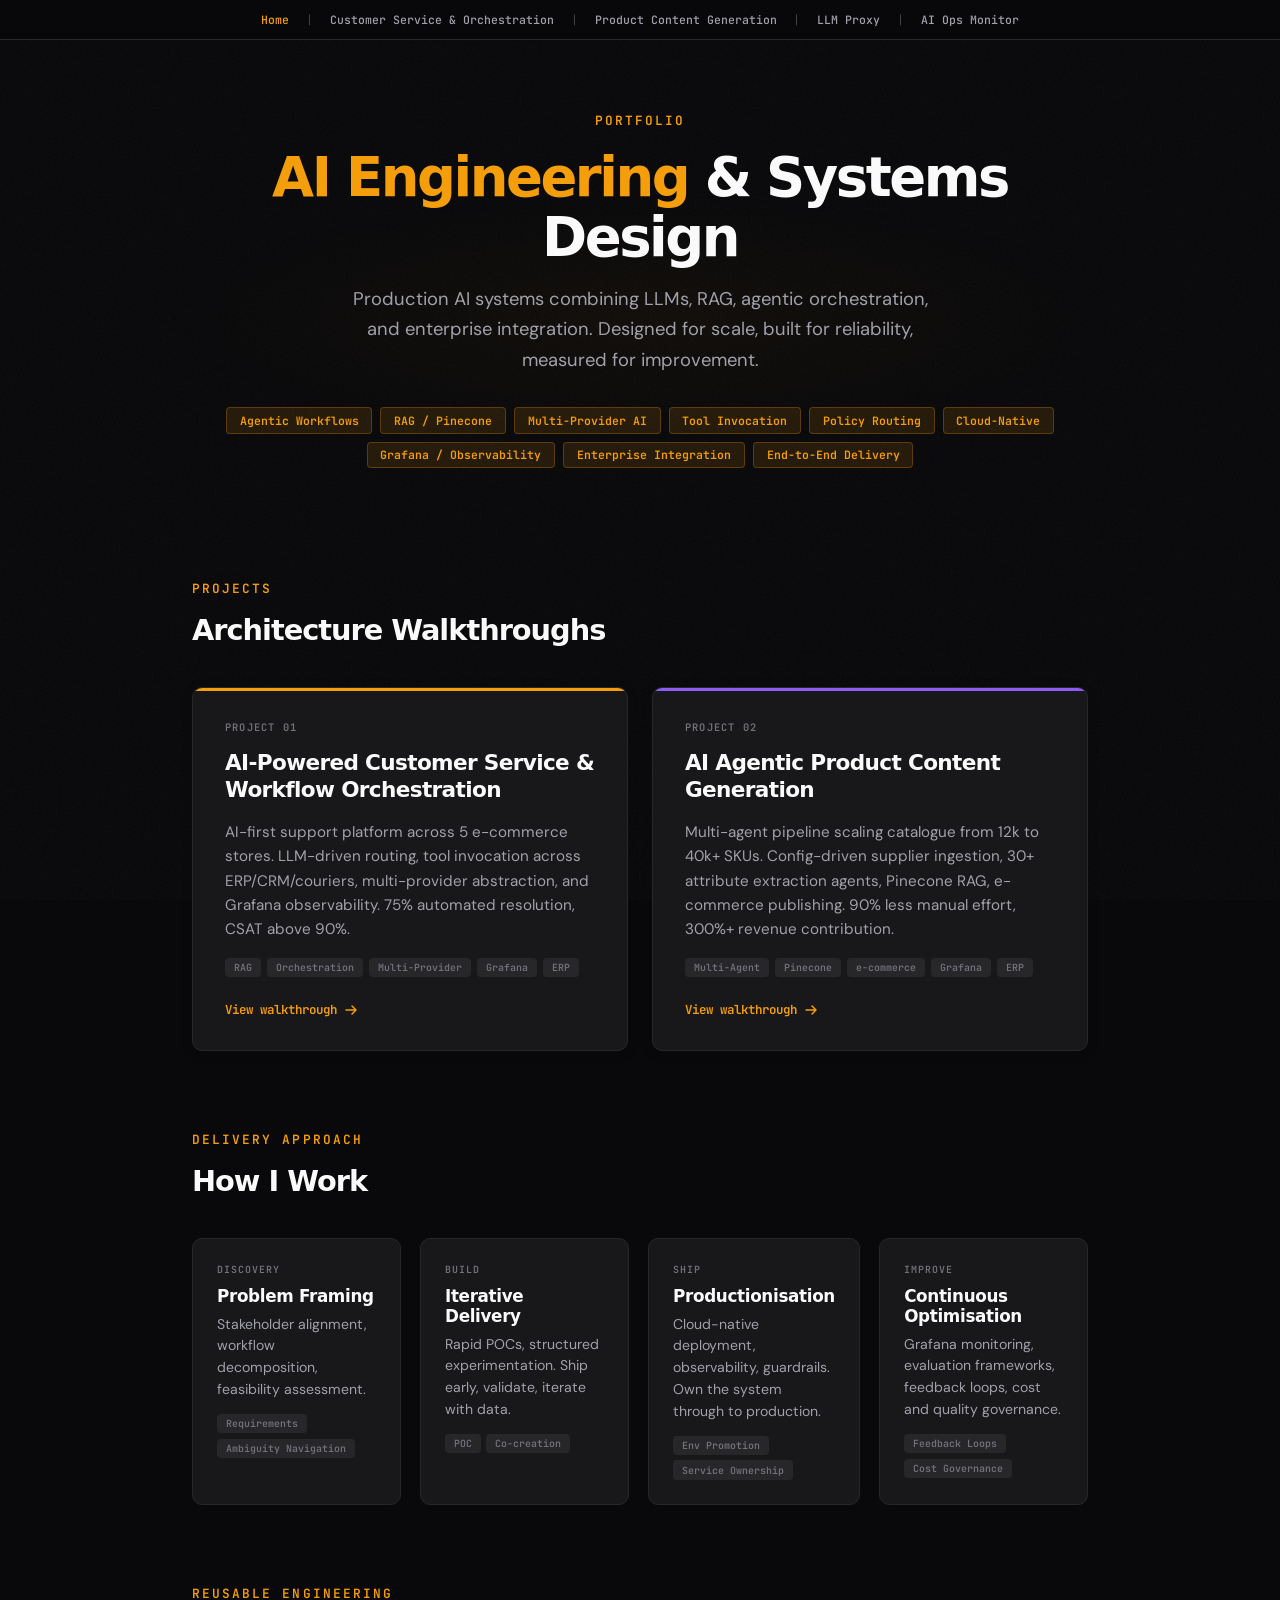
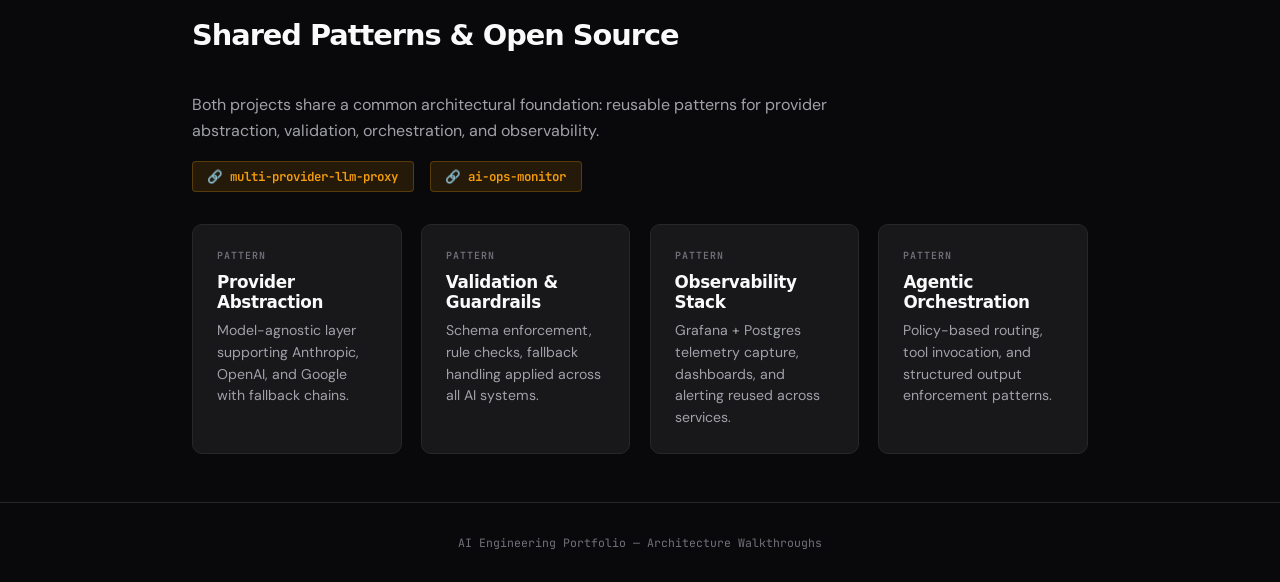
<file: index.html>
<!DOCTYPE html>
<html lang="en">
<head>
  <meta charset="UTF-8">
  <meta name="viewport" content="width=device-width, initial-scale=1.0">
  <title>AI Engineering Portfolio</title>
  <link rel="preconnect" href="https://fonts.googleapis.com">
  <link rel="preconnect" href="https://fonts.gstatic.com" crossorigin>
  <link href="https://fonts.googleapis.com/css2?family=DM+Sans:opsz,wght@9..40,400;9..40,500;9..40,600;9..40,700&family=JetBrains+Mono:wght@400;500;600;700&display=swap" rel="stylesheet">
  <style>
    @font-face { font-family: 'Satoshi'; src: url('https://api.fontsource.org/v1/fonts/satoshi/latin-400-normal.woff2') format('woff2'); font-weight: 400; font-display: swap; }
    @font-face { font-family: 'Satoshi'; src: url('https://api.fontsource.org/v1/fonts/satoshi/latin-500-normal.woff2') format('woff2'); font-weight: 500; font-display: swap; }
    @font-face { font-family: 'Satoshi'; src: url('https://api.fontsource.org/v1/fonts/satoshi/latin-700-normal.woff2') format('woff2'); font-weight: 700; font-display: swap; }
    @font-face { font-family: 'Satoshi'; src: url('https://api.fontsource.org/v1/fonts/satoshi/latin-900-normal.woff2') format('woff2'); font-weight: 900; font-display: swap; }

    *, *::before, *::after { box-sizing: border-box; margin: 0; padding: 0; }
    :root {
      --bg: #09090b; --surface: #18181b; --elevated: #27272a; --border: #3f3f46;
      --text: #fafafa; --text-dim: #a1a1aa; --text-muted: #71717a;
      --amber: #f59e0b; --amber-dim: rgba(245,158,11,.12); --amber-line: rgba(245,158,11,.25);
      --green: #34d399; --purple: #8b5cf6;
      --display: 'Satoshi', system-ui, sans-serif;
      --body: 'DM Sans', system-ui, sans-serif;
      --mono: 'JetBrains Mono', monospace;
    }
    html { font-size: 16px; scroll-behavior: smooth; }
    body { font-family: var(--body); background: var(--bg); color: var(--text); -webkit-font-smoothing: antialiased; min-height: 100vh; }
    body::after { content: ''; position: fixed; inset: 0; z-index: -1; pointer-events: none; opacity: .03; background-image: url("data:image/svg+xml,%3Csvg viewBox='0 0 512 512' xmlns='http://www.w3.org/2000/svg'%3E%3Cfilter id='g'%3E%3CfeTurbulence type='fractalNoise' baseFrequency='.75' numOctaves='4' stitchTiles='stitch'/%3E%3C/filter%3E%3Crect width='100%25' height='100%25' filter='url(%23g)'/%3E%3C/svg%3E"); }
    .container { max-width: 960px; margin: 0 auto; padding: 0 2rem; }

    .hero { padding: 6rem 0 4rem; text-align: center; background: radial-gradient(ellipse 55% 35% at 50% 60%, rgba(245,158,11,.04) 0%, transparent 70%); }
    .hero-label { font-family: var(--mono); font-size: .8rem; font-weight: 600; text-transform: uppercase; letter-spacing: .16em; color: var(--amber); margin-bottom: 1.2rem; }
    .hero h1 { font-family: var(--display); font-size: clamp(2.2rem, 5vw, 3.4rem); font-weight: 900; letter-spacing: -.045em; line-height: 1.1; margin-bottom: 1rem; }
    .hero h1 .accent { color: var(--amber); }
    .hero p { font-size: 1.15rem; color: var(--text-dim); max-width: 600px; margin: 0 auto; line-height: 1.65; }

    .skills { display: flex; flex-wrap: wrap; gap: .5rem; justify-content: center; margin-top: 2rem; }
    .skill-tag { font-family: var(--mono); font-size: .72rem; font-weight: 600; color: var(--amber); padding: .3rem .8rem; background: var(--amber-dim); border: 1px solid var(--amber-line); border-radius: 4px; }

    .projects-section { padding: 3rem 0 4rem; }
    .section-label { font-family: var(--mono); font-size: .8rem; font-weight: 600; text-transform: uppercase; letter-spacing: .16em; color: var(--amber); margin-bottom: 1rem; }
    .section-title { font-family: var(--display); font-size: 1.8rem; font-weight: 700; letter-spacing: -.035em; margin-bottom: 2.5rem; }

    .project-grid { display: grid; grid-template-columns: 1fr 1fr; gap: 1.5rem; }
    .project-card {
      background: var(--surface); border: 1px solid var(--elevated); border-radius: 10px; padding: 2rem;
      box-shadow: 0 2px 12px rgba(0,0,0,.2); text-decoration: none; color: var(--text);
      display: flex; flex-direction: column; gap: 1rem;
      transition: border-color .25s, transform .25s; position: relative; overflow: hidden;
    }
    .project-card::before { content: ''; position: absolute; top: 0; left: 0; right: 0; height: 3px; border-radius: 10px 10px 0 0; }
    .project-card:nth-child(1)::before { background: var(--amber); }
    .project-card:nth-child(2)::before { background: var(--purple); }
    .project-card:hover { border-color: rgba(245,158,11,.3); transform: translateY(-3px); }
    .project-num { font-family: var(--mono); font-size: .65rem; font-weight: 600; color: var(--text-muted); text-transform: uppercase; letter-spacing: .12em; }
    .project-title { font-family: var(--display); font-size: 1.35rem; font-weight: 700; letter-spacing: -.03em; line-height: 1.25; }
    .project-desc { font-size: .95rem; color: var(--text-dim); line-height: 1.6; }
    .project-tags { display: flex; flex-wrap: wrap; gap: .4rem; margin-top: auto; }
    .project-tag { font-family: var(--mono); font-size: .62rem; font-weight: 600; color: var(--text-muted); padding: .2rem .55rem; background: var(--elevated); border-radius: 4px; }
    .project-cta { font-family: var(--mono); font-size: .78rem; font-weight: 600; color: var(--amber); display: flex; align-items: center; gap: .4rem; margin-top: .5rem; }
    .project-cta svg { width: 16px; height: 16px; }

    .delivery-grid { display: grid; grid-template-columns: repeat(4, 1fr); gap: 1.2rem; }
    .delivery-card { background: var(--surface); border: 1px solid var(--elevated); border-radius: 10px; padding: 1.5rem; }
    .delivery-num { font-family: var(--mono); font-size: .62rem; font-weight: 600; color: var(--text-muted); text-transform: uppercase; letter-spacing: .1em; margin-bottom: .6rem; }
    .delivery-title { font-family: var(--display); font-size: 1.05rem; font-weight: 700; letter-spacing: -.02em; margin-bottom: .5rem; }
    .delivery-desc { font-size: .88rem; color: var(--text-dim); line-height: 1.55; }
    .delivery-tags { display: flex; flex-wrap: wrap; gap: .35rem; margin-top: .8rem; }

    .repo-links { display: flex; gap: 1rem; flex-wrap: wrap; }
    .repo-link { font-family: var(--mono); font-size: .78rem; font-weight: 600; color: var(--amber); text-decoration: none; padding: .4rem .9rem; background: var(--amber-dim); border: 1px solid var(--amber-line); border-radius: 4px; display: inline-flex; align-items: center; gap: .4rem; }

    .footer { border-top: 1px solid var(--elevated); padding: 2rem 0; text-align: center; font-family: var(--mono); font-size: .72rem; color: var(--text-muted); }

    .top-nav {
      position: fixed; top: 0; left: 0; right: 0; z-index: 300;
      background: rgba(9,9,11,.85); backdrop-filter: blur(12px);
      border-bottom: 1px solid var(--elevated);
      display: flex; align-items: center; justify-content: center;
      gap: .3rem; padding: .5rem 1rem;
      font-family: var(--mono); font-size: .72rem;
    }
    .top-nav a { color: var(--text-dim); text-decoration: none; padding: .25rem .6rem; border-radius: 4px; font-weight: 500; transition: color .2s, background .2s; white-space: nowrap; }
    .top-nav a:hover { color: var(--text); background: var(--elevated); }
    .top-nav a.nav-active { color: var(--amber); }
    .top-nav .nav-sep { color: var(--border); padding: 0 .15rem; }

    @media (max-width: 800px) { .project-grid, .delivery-grid { grid-template-columns: 1fr; } .hero { padding: 4rem 0 3rem; } }
  </style>
</head>
<body>

  <nav class="top-nav">
    <a href="index.html" class="nav-active">Home</a>
    <span class="nav-sep">|</span>
    <a href="ai-chatbot/index.html">Customer Service &amp; Orchestration</a>
    <span class="nav-sep">|</span>
    <a href="ai-product-content/index.html">Product Content Generation</a>
    <span class="nav-sep">|</span>
    <a href="https://github.com/gbolask24/multi-provider-llm-proxy" target="_blank">LLM Proxy</a>
    <span class="nav-sep">|</span>
    <a href="https://github.com/gbolask24/ai-ops-monitor" target="_blank">AI Ops Monitor</a>
  </nav>

  <section class="hero" style="padding-top:7rem;">
    <div class="container">
      <div class="hero-label">Portfolio</div>
      <h1><span class="accent">AI Engineering</span> &amp; Systems Design</h1>
      <p>Production AI systems combining LLMs, RAG, agentic orchestration, and enterprise integration. Designed for scale, built for reliability, measured for improvement.</p>
      <div class="skills">
        <span class="skill-tag">Agentic Workflows</span>
        <span class="skill-tag">RAG / Pinecone</span>
        <span class="skill-tag">Multi-Provider AI</span>
        <span class="skill-tag">Tool Invocation</span>
        <span class="skill-tag">Policy Routing</span>
        <span class="skill-tag">Cloud-Native</span>
        <span class="skill-tag">Grafana / Observability</span>
        <span class="skill-tag">Enterprise Integration</span>
        <span class="skill-tag">End-to-End Delivery</span>
      </div>
    </div>
  </section>

  <section class="projects-section">
    <div class="container">
      <div class="section-label">Projects</div>
      <div class="section-title">Architecture Walkthroughs</div>
      <div class="project-grid">

        <a href="ai-chatbot/index.html" class="project-card">
          <div class="project-num">Project 01</div>
          <div class="project-title">AI-Powered Customer Service &amp; Workflow Orchestration</div>
          <div class="project-desc">
            AI-first support platform across 5 e-commerce stores. LLM-driven routing, tool invocation across ERP/CRM/couriers, multi-provider abstraction, and Grafana observability. 75% automated resolution, CSAT above 90%.
          </div>
          <div class="project-tags">
            <span class="project-tag">RAG</span>
            <span class="project-tag">Orchestration</span>
            <span class="project-tag">Multi-Provider</span>
            <span class="project-tag">Grafana</span>
            <span class="project-tag">ERP</span>
          </div>
          <div class="project-cta">View walkthrough <svg viewBox="0 0 16 16" fill="none"><path d="M3 8h10m0 0L9 4m4 4L9 12" stroke="currentColor" stroke-width="1.5" stroke-linecap="round" stroke-linejoin="round"/></svg></div>
        </a>

        <a href="ai-product-content/index.html" class="project-card">
          <div class="project-num">Project 02</div>
          <div class="project-title">AI Agentic Product Content Generation</div>
          <div class="project-desc">
            Multi-agent pipeline scaling catalogue from 12k to 40k+ SKUs. Config-driven supplier ingestion, 30+ attribute extraction agents, Pinecone RAG, e-commerce publishing. 90% less manual effort, 300%+ revenue contribution.
          </div>
          <div class="project-tags">
            <span class="project-tag">Multi-Agent</span>
            <span class="project-tag">Pinecone</span>
            <span class="project-tag">e-commerce</span>
            <span class="project-tag">Grafana</span>
            <span class="project-tag">ERP</span>
          </div>
          <div class="project-cta">View walkthrough <svg viewBox="0 0 16 16" fill="none"><path d="M3 8h10m0 0L9 4m4 4L9 12" stroke="currentColor" stroke-width="1.5" stroke-linecap="round" stroke-linejoin="round"/></svg></div>
        </a>

      </div>
    </div>
  </section>

  <section class="projects-section" style="padding-top:1rem;">
    <div class="container">
      <div class="section-label">Delivery Approach</div>
      <div class="section-title">How I Work</div>
      <div class="delivery-grid">
        <div class="delivery-card">
          <div class="delivery-num">Discovery</div>
          <div class="delivery-title">Problem Framing</div>
          <div class="delivery-desc">Stakeholder alignment, workflow decomposition, feasibility assessment.</div>
          <div class="delivery-tags"><span class="project-tag">Requirements</span><span class="project-tag">Ambiguity Navigation</span></div>
        </div>
        <div class="delivery-card">
          <div class="delivery-num">Build</div>
          <div class="delivery-title">Iterative Delivery</div>
          <div class="delivery-desc">Rapid POCs, structured experimentation. Ship early, validate, iterate with data.</div>
          <div class="delivery-tags"><span class="project-tag">POC</span><span class="project-tag">Co-creation</span></div>
        </div>
        <div class="delivery-card">
          <div class="delivery-num">Ship</div>
          <div class="delivery-title">Productionisation</div>
          <div class="delivery-desc">Cloud-native deployment, observability, guardrails. Own the system through to production.</div>
          <div class="delivery-tags"><span class="project-tag">Env Promotion</span><span class="project-tag">Service Ownership</span></div>
        </div>
        <div class="delivery-card">
          <div class="delivery-num">Improve</div>
          <div class="delivery-title">Continuous Optimisation</div>
          <div class="delivery-desc">Grafana monitoring, evaluation frameworks, feedback loops, cost and quality governance.</div>
          <div class="delivery-tags"><span class="project-tag">Feedback Loops</span><span class="project-tag">Cost Governance</span></div>
        </div>
      </div>
    </div>
  </section>

  <section class="projects-section" style="padding-top:1rem; padding-bottom:3rem;">
    <div class="container">
      <div class="section-label">Reusable Engineering</div>
      <div class="section-title">Shared Patterns &amp; Open Source</div>
      <p style="color:var(--text-dim); font-size:1rem; line-height:1.65; max-width:680px; margin-bottom:1rem;">
        Both projects share a common architectural foundation: reusable patterns for provider abstraction, validation, orchestration, and observability.
      </p>
      <div class="repo-links" style="margin-bottom:2rem;">
        <a href="https://github.com/gbolask24/multi-provider-llm-proxy" target="_blank" class="repo-link">&#128279; multi-provider-llm-proxy</a>
        <a href="https://github.com/gbolask24/ai-ops-monitor" target="_blank" class="repo-link">&#128279; ai-ops-monitor</a>
      </div>
      <div class="delivery-grid">
        <div class="delivery-card">
          <div class="delivery-num">Pattern</div>
          <div class="delivery-title">Provider Abstraction</div>
          <div class="delivery-desc">Model-agnostic layer supporting Anthropic, OpenAI, and Google with fallback chains.</div>
        </div>
        <div class="delivery-card">
          <div class="delivery-num">Pattern</div>
          <div class="delivery-title">Validation &amp; Guardrails</div>
          <div class="delivery-desc">Schema enforcement, rule checks, fallback handling applied across all AI systems.</div>
        </div>
        <div class="delivery-card">
          <div class="delivery-num">Pattern</div>
          <div class="delivery-title">Observability Stack</div>
          <div class="delivery-desc">Grafana + Postgres telemetry capture, dashboards, and alerting reused across services.</div>
        </div>
        <div class="delivery-card">
          <div class="delivery-num">Pattern</div>
          <div class="delivery-title">Agentic Orchestration</div>
          <div class="delivery-desc">Policy-based routing, tool invocation, and structured output enforcement patterns.</div>
        </div>
      </div>
    </div>
  </section>

  <footer class="footer">
    <div class="container">AI Engineering Portfolio &mdash; Architecture Walkthroughs</div>
  </footer>

</body>
</html>
</file>
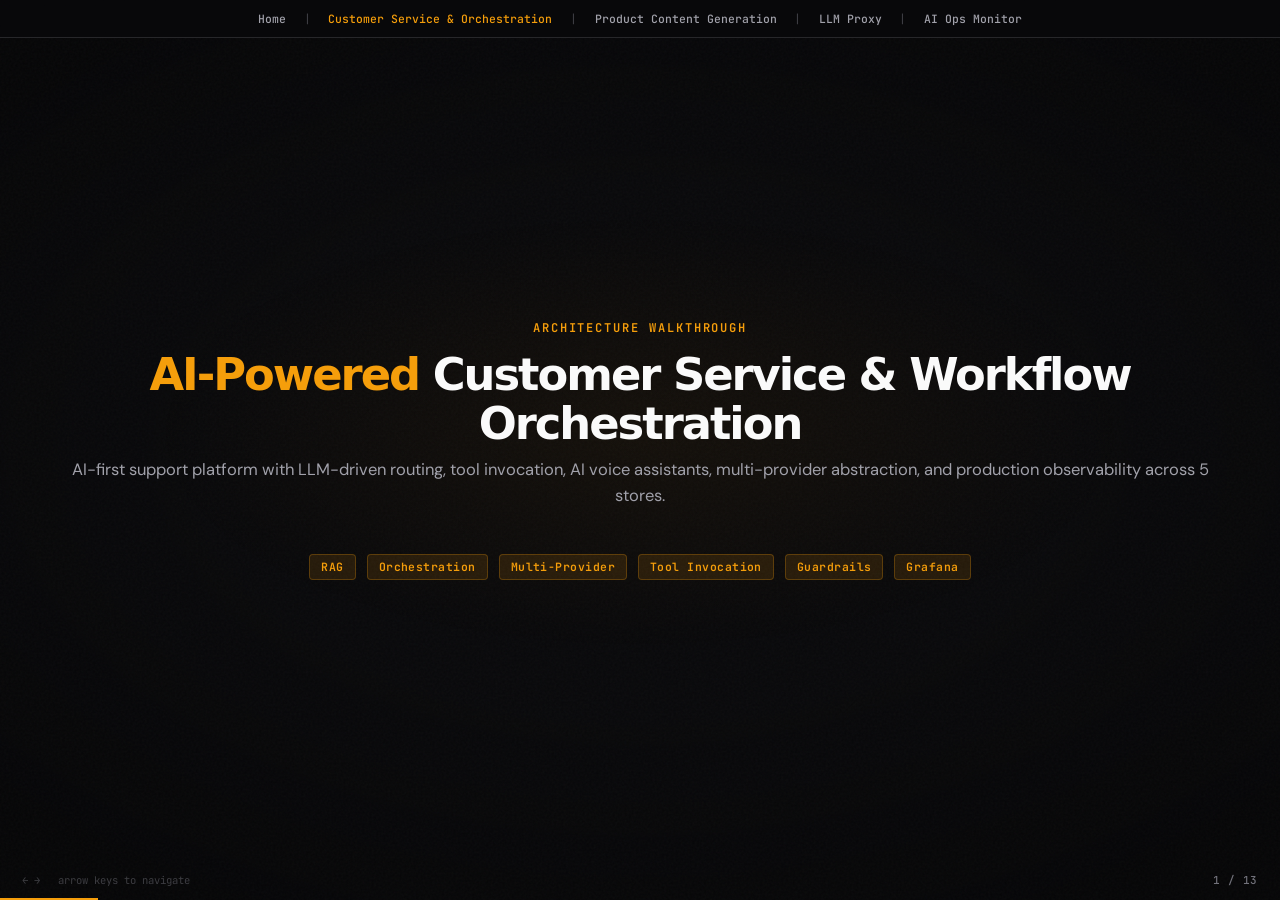
<file: ai-chatbot/index.html>
<!DOCTYPE html>
<html lang="en">
<head>
  <meta charset="UTF-8">
  <meta name="viewport" content="width=device-width, initial-scale=1.0">
  <title>AI Customer Service &amp; Workflow Orchestration</title>
  <link rel="preconnect" href="https://fonts.googleapis.com">
  <link rel="preconnect" href="https://fonts.gstatic.com" crossorigin>
  <link href="https://fonts.googleapis.com/css2?family=DM+Sans:opsz,wght@9..40,400;9..40,500;9..40,600;9..40,700&family=JetBrains+Mono:wght@400;500;600;700&display=swap" rel="stylesheet">
  <style>
    @font-face { font-family: 'Satoshi'; src: url('https://api.fontsource.org/v1/fonts/satoshi/latin-400-normal.woff2') format('woff2'); font-weight: 400; font-display: swap; }
    @font-face { font-family: 'Satoshi'; src: url('https://api.fontsource.org/v1/fonts/satoshi/latin-500-normal.woff2') format('woff2'); font-weight: 500; font-display: swap; }
    @font-face { font-family: 'Satoshi'; src: url('https://api.fontsource.org/v1/fonts/satoshi/latin-700-normal.woff2') format('woff2'); font-weight: 700; font-display: swap; }
    @font-face { font-family: 'Satoshi'; src: url('https://api.fontsource.org/v1/fonts/satoshi/latin-900-normal.woff2') format('woff2'); font-weight: 900; font-display: swap; }
  </style>
  <link rel="stylesheet" href="styles.css">
</head>
<body>
<nav class="top-nav">
  <a href="../index.html">Home</a>
  <span class="nav-sep">|</span>
  <a href="../ai-chatbot/index.html" class="nav-active">Customer Service &amp; Orchestration</a>
  <span class="nav-sep">|</span>
  <a href="../ai-product-content/index.html">Product Content Generation</a>
  <span class="nav-sep">|</span>
  <a href="https://github.com/gbolask24/multi-provider-llm-proxy" target="_blank">LLM Proxy</a>
  <span class="nav-sep">|</span>
  <a href="https://github.com/gbolask24/ai-ops-monitor" target="_blank">AI Ops Monitor</a>
</nav>
<div class="deck">

  <!-- SLIDE 1 — TITLE -->
  <div class="slide active" style="background: radial-gradient(ellipse 55% 35% at 50% 48%, rgba(245,158,11,.05) 0%, transparent 70%);">
    <div class="slide-label">Architecture Walkthrough</div>
    <h1 class="slide-title"><span class="accent-text">AI-Powered</span> Customer Service &amp; Workflow Orchestration</h1>
    <p class="slide-sub">AI-first support platform with LLM-driven routing, tool invocation, AI voice assistants, multi-provider abstraction, and production observability across 5 stores.</p>
    <div class="hero-tags">
      <span class="hero-tag">RAG</span>
      <span class="hero-tag">Orchestration</span>
      <span class="hero-tag">Multi-Provider</span>
      <span class="hero-tag">Tool Invocation</span>
      <span class="hero-tag">Guardrails</span>
      <span class="hero-tag">Grafana</span>
    </div>
  </div>

  <!-- SLIDE 2 — PROBLEM & GOALS -->
  <div class="slide">
    <div class="slide-label">01 &mdash; Context</div>
    <h2 class="slide-heading">Problem &amp; Objectives</h2>
    <div class="two-col">
      <div class="card">
        <div class="card-title"><span class="badge badge-red">Challenges</span></div>
        <ul class="card-list">
          <li><span class="dot-red"></span> Fragmented support across chat, email, forms</li>
          <li><span class="dot-red"></span> Manual workflows across disconnected systems</li>
          <li><span class="dot-red"></span> Inconsistent response quality at scale</li>
          <li><span class="dot-red"></span> Agents searching ERP, CRM, order systems manually</li>
          <li><span class="dot-red"></span> Customer satisfaction declining under volume</li>
        </ul>
      </div>
      <div class="card">
        <div class="card-title"><span class="badge badge-green">Goals</span></div>
        <ul class="card-list">
          <li><span class="dot-green"></span> Unified AI-driven routing across all channels</li>
          <li><span class="dot-green"></span> Automated tool invocation (ERP, CRM, couriers)</li>
          <li><span class="dot-green"></span> Policy-based workflow execution</li>
          <li><span class="dot-green"></span> Validated, structured outputs with guardrails</li>
          <li><span class="dot-green"></span> Production observability via Grafana</li>
        </ul>
      </div>
    </div>
  </div>

  <!-- SLIDE 3 — ARCHITECTURE -->
  <div class="slide">
    <div class="slide-label">02 &mdash; System Design</div>
    <h2 class="slide-heading">End-to-End Architecture</h2>
    <div class="arch-flow">
      <div class="arch-node">
        <span class="arch-icon">&#128100;</span>
        <div class="arch-label">User Query</div>
        <div class="arch-sub">chat / email / form</div>
      </div>
      <div class="arch-arrow"><svg viewBox="0 0 28 28" fill="none"><path d="M6 14h16m0 0l-5-5m5 5l-5 5" stroke="currentColor" stroke-width="1.5" stroke-linecap="round" stroke-linejoin="round"/></svg></div>
      <div class="arch-node">
        <span class="arch-icon">&#128268;</span>
        <div class="arch-label">API Layer</div>
        <div class="arch-sub">REST / webhook</div>
      </div>
      <div class="arch-arrow"><svg viewBox="0 0 28 28" fill="none"><path d="M6 14h16m0 0l-5-5m5 5l-5 5" stroke="currentColor" stroke-width="1.5" stroke-linecap="round" stroke-linejoin="round"/></svg></div>
      <div class="arch-node arch-decision">
        <span class="arch-icon">&#128300;</span>
        <div class="arch-label">Intent &amp; Route</div>
        <div class="arch-sub">classify / policy</div>
      </div>
      <div class="arch-arrow"><svg viewBox="0 0 28 28" fill="none"><path d="M6 14h16m0 0l-5-5m5 5l-5 5" stroke="currentColor" stroke-width="1.5" stroke-linecap="round" stroke-linejoin="round"/></svg></div>
      <div class="arch-node">
        <span class="arch-icon">&#128269;</span>
        <div class="arch-label">Retrieval</div>
        <div class="arch-sub">trusted sources</div>
      </div>
      <div class="arch-arrow"><svg viewBox="0 0 28 28" fill="none"><path d="M6 14h16m0 0l-5-5m5 5l-5 5" stroke="currentColor" stroke-width="1.5" stroke-linecap="round" stroke-linejoin="round"/></svg></div>
      <div class="arch-node">
        <span class="arch-icon">&#129302;</span>
        <div class="arch-label">LLM Generate</div>
        <div class="arch-sub">multi-provider</div>
      </div>
      <div class="arch-arrow"><svg viewBox="0 0 28 28" fill="none"><path d="M6 14h16m0 0l-5-5m5 5l-5 5" stroke="currentColor" stroke-width="1.5" stroke-linecap="round" stroke-linejoin="round"/></svg></div>
      <div class="arch-node arch-decision">
        <span class="arch-icon">&#128737;</span>
        <div class="arch-label">Validate</div>
        <div class="arch-sub">schema + rules</div>
      </div>
      <div class="arch-arrow"><svg viewBox="0 0 28 28" fill="none"><path d="M6 14h16m0 0l-5-5m5 5l-5 5" stroke="currentColor" stroke-width="1.5" stroke-linecap="round" stroke-linejoin="round"/></svg></div>
      <div class="arch-end">
        <div class="arch-node arch-pass">
          <span class="arch-icon">&#9989;</span>
          <div class="arch-label">Response</div>
        </div>
        <div style="height:.6rem;"></div>
        <div class="arch-node arch-esc">
          <span class="arch-icon">&#128101;</span>
          <div class="arch-label">Escalate</div>
        </div>
      </div>
    </div>
  </div>

  <!-- SLIDE 4 — ORCHESTRATION & ROUTING -->
  <div class="slide">
    <div class="slide-label">03 &mdash; Orchestration</div>
    <h2 class="slide-heading">Routing &amp; Tool Invocation</h2>
    <div class="arch-flow" style="margin-bottom:1.5rem;">
      <div class="arch-node">
        <span class="arch-icon">&#128229;</span>
        <div class="arch-label">Request</div>
        <div class="arch-sub">any channel</div>
      </div>
      <div class="arch-arrow"><svg viewBox="0 0 28 28" fill="none"><path d="M6 14h16m0 0l-5-5m5 5l-5 5" stroke="currentColor" stroke-width="1.5" stroke-linecap="round" stroke-linejoin="round"/></svg></div>
      <div class="arch-node arch-decision">
        <span class="arch-icon">&#128300;</span>
        <div class="arch-label">Intent Classify</div>
        <div class="arch-sub">LLM analysis</div>
      </div>
      <div class="arch-arrow"><svg viewBox="0 0 28 28" fill="none"><path d="M6 14h16m0 0l-5-5m5 5l-5 5" stroke="currentColor" stroke-width="1.5" stroke-linecap="round" stroke-linejoin="round"/></svg></div>
      <div class="arch-node arch-decision">
        <span class="arch-icon">&#128203;</span>
        <div class="arch-label">Policy Check</div>
        <div class="arch-sub">rules / scope</div>
      </div>
      <div class="arch-arrow"><svg viewBox="0 0 28 28" fill="none"><path d="M6 14h16m0 0l-5-5m5 5l-5 5" stroke="currentColor" stroke-width="1.5" stroke-linecap="round" stroke-linejoin="round"/></svg></div>
      <div class="arch-node">
        <span class="arch-icon">&#128295;</span>
        <div class="arch-label">Tool Invoke</div>
        <div class="arch-sub">API / service</div>
      </div>
    </div>
    <div class="chip-grid" style="max-width:750px;">
      <div class="chip"><span class="chip-dot"></span> Order Lookup</div>
      <div class="chip"><span class="chip-dot"></span> Shipment Tracking</div>
      <div class="chip"><span class="chip-dot"></span> Invoice Request</div>
      <div class="chip"><span class="chip-dot"></span> ERP / CRM Sync</div>
      <div class="chip"><span class="chip-dot"></span> Support Escalation</div>
      <div class="chip"><span class="chip-dot"></span> FAQ / General</div>
      <div class="chip"><span class="chip-dot"></span> Document Generation</div>
      <div class="chip"><span class="chip-dot"></span> Data Enrichment</div>
    </div>
  </div>

  <!-- SLIDE 5 — TOOL INVOCATION -->
  <div class="slide">
    <div class="slide-label">04 &mdash; Execution Layer</div>
    <h2 class="slide-heading">Enterprise Integrations</h2>
    <div class="deploy-grid">
      <div class="deploy-item">
        <div class="deploy-icon">&#128722;</div>
        <div><h4>Order System</h4><p>Status lookup, history, returns</p></div>
      </div>
      <div class="deploy-item">
        <div class="deploy-icon">&#127981;</div>
        <div><h4>ERP (BC)</h4><p>Sales orders, shipment lines</p></div>
      </div>
      <div class="deploy-item">
        <div class="deploy-icon">&#128666;</div>
        <div><h4>Courier Tracking</h4><p>Shipment status, ETA, location</p></div>
      </div>
      <div class="deploy-item">
        <div class="deploy-icon">&#128451;</div>
        <div><h4>Data Store</h4><p>Supplementary records</p></div>
      </div>
      <div class="deploy-item">
        <div class="deploy-icon">&#128172;</div>
        <div><h4>Support Platform</h4><p>Webhook intake, conversation API</p></div>
      </div>
      <div class="deploy-item">
        <div class="deploy-icon">&#128196;</div>
        <div><h4>Document Engine</h4><p>Invoice render, notifications</p></div>
      </div>
      <div class="deploy-item">
        <div class="deploy-icon">&#128737;</div>
        <div><h4>PII Masking</h4><p>Sanitise data before LLM</p></div>
      </div>
      <div class="deploy-item">
        <div class="deploy-icon">&#127908;</div>
        <div><h4>AI Voice Assistants</h4><p>Voice-based support channel</p></div>
      </div>
    </div>
  </div>

  <!-- SLIDE 6 — MULTI-PROVIDER -->
  <div class="slide">
    <div class="slide-label">05 &mdash; Provider Abstraction</div>
    <h2 class="slide-heading">Multi-Provider AI Platform</h2>
    <div class="arch-flow" style="margin-bottom:1.5rem;">
      <div class="arch-node">
        <span class="arch-icon">&#129302;</span>
        <div class="arch-label">AI Request</div>
        <div class="arch-sub">inference call</div>
      </div>
      <div class="arch-arrow"><svg viewBox="0 0 28 28" fill="none"><path d="M6 14h16m0 0l-5-5m5 5l-5 5" stroke="currentColor" stroke-width="1.5" stroke-linecap="round" stroke-linejoin="round"/></svg></div>
      <div class="arch-node arch-decision">
        <span class="arch-icon">&#128300;</span>
        <div class="arch-label">Model Router</div>
        <div class="arch-sub">provider select</div>
      </div>
      <div class="arch-arrow"><svg viewBox="0 0 28 28" fill="none"><path d="M6 14h16m0 0l-5-5m5 5l-5 5" stroke="currentColor" stroke-width="1.5" stroke-linecap="round" stroke-linejoin="round"/></svg></div>
      <div class="arch-end">
        <div class="arch-node"><span class="arch-icon">&#9679;</span><div class="arch-label">Anthropic</div></div>
        <div style="height:.4rem;"></div>
        <div class="arch-node"><span class="arch-icon">&#9679;</span><div class="arch-label">OpenAI</div></div>
        <div style="height:.4rem;"></div>
        <div class="arch-node"><span class="arch-icon">&#9679;</span><div class="arch-label">Google</div></div>
      </div>
      <div class="arch-arrow"><svg viewBox="0 0 28 28" fill="none"><path d="M6 14h16m0 0l-5-5m5 5l-5 5" stroke="currentColor" stroke-width="1.5" stroke-linecap="round" stroke-linejoin="round"/></svg></div>
      <div class="arch-node arch-pass">
        <span class="arch-icon">&#128203;</span>
        <div class="arch-label">Normalised</div>
        <div class="arch-sub">unified response</div>
      </div>
    </div>
    <div class="chip-grid" style="max-width:750px;">
      <div class="chip"><span class="chip-dot"></span> Provider Switching</div>
      <div class="chip"><span class="chip-dot"></span> Fallback Chains</div>
      <div class="chip"><span class="chip-dot"></span> Cost-Based Routing</div>
      <div class="chip"><span class="chip-dot"></span> Unified Interface</div>
    </div>
  </div>

  <!-- SLIDE 7 — GUARDRAILS -->
  <div class="slide">
    <div class="slide-label">06 &mdash; Reliability</div>
    <h2 class="slide-heading">Guardrails &amp; Validation</h2>
    <div class="guard-grid">
      <div class="guard-card">
        <div class="guard-icon">&#128203;</div>
        <h4>JSON Schema Enforcement</h4>
        <p>Strict output structure</p>
      </div>
      <div class="guard-card">
        <div class="guard-icon">&#128270;</div>
        <h4>Regex / Rule Checks</h4>
        <p>Pattern validation</p>
      </div>
      <div class="guard-card">
        <div class="guard-icon">&#128260;</div>
        <h4>Fallback &amp; Retry</h4>
        <p>Configurable per intent</p>
      </div>
      <div class="guard-card">
        <div class="guard-icon">&#128737;</div>
        <h4>Policy Enforcement</h4>
        <p>Scope, permissions, safety</p>
      </div>
      <div class="guard-card">
        <div class="guard-icon">&#128101;</div>
        <h4>Human Escalation</h4>
        <p>Low-confidence handoff</p>
      </div>
      <div class="guard-card">
        <div class="guard-icon">&#128683;</div>
        <h4>Hallucination Mitigation</h4>
        <p>Grounded in retrieved context</p>
      </div>
      <div class="guard-card">
        <div class="guard-icon">&#9989;</div>
        <h4>Unit &amp; Integration Tests</h4>
        <p>Automated, CI-gated</p>
      </div>
      <div class="guard-card">
        <div class="guard-icon">&#128274;</div>
        <h4>Auth &amp; Security</h4>
        <p>OAuth, RBAC, PII masking</p>
      </div>
    </div>
  </div>

  <!-- SLIDE 8 — MONITORING (Grafana) -->
  <div class="slide">
    <div class="slide-label">07 &mdash; Observability</div>
    <h2 class="slide-heading">Monitoring &amp; Evaluation</h2>
    <div class="dashboard">
      <div class="dash-header">
        <div class="dash-status"><span class="status-dot"></span> Production Health &mdash; Grafana</div>
        <div class="dash-time">Postgres &nbsp;|&nbsp; Auto-refresh</div>
      </div>
      <div class="dash-metrics">
        <div class="dash-metric">
          <div class="metric-label">Avg Latency</div>
          <div class="metric-val val-amber">1.2s</div>
          <div class="metric-note note-good">&#9660; 18%</div>
        </div>
        <div class="dash-metric">
          <div class="metric-label">Resolution Rate</div>
          <div class="metric-val val-green">75%</div>
          <div class="metric-note note-good">automated</div>
        </div>
        <div class="dash-metric">
          <div class="metric-label">Schema Pass</div>
          <div class="metric-val val-green">97.3%</div>
          <div class="metric-note note-good">&#9650; 2.1%</div>
        </div>
        <div class="dash-metric">
          <div class="metric-label">CSAT</div>
          <div class="metric-val val-text">&gt;90%</div>
          <div class="metric-note note-muted">maintained</div>
        </div>
        <div class="dash-metric">
          <div class="metric-label">Escalation</div>
          <div class="metric-val val-amber">8.4%</div>
          <div class="metric-note note-warn">target &lt; 10%</div>
        </div>
      </div>
      <div class="dash-bars">
        <div class="dash-bar-cell"><div class="bar-label">p50: 0.8s / p99: 2.4s</div><div class="mini-bar"><div class="mini-bar-fill fill-amber" style="width:72%"></div></div></div>
        <div class="dash-bar-cell"><div class="bar-label">auto resolution</div><div class="mini-bar"><div class="mini-bar-fill fill-green" style="width:75%"></div></div></div>
        <div class="dash-bar-cell"><div class="bar-label">schema pass rate</div><div class="mini-bar"><div class="mini-bar-fill fill-green" style="width:97%"></div></div></div>
        <div class="dash-bar-cell"><div class="bar-label">review score: 4.5</div><div class="mini-bar"><div class="mini-bar-fill fill-green" style="width:90%"></div></div></div>
        <div class="dash-bar-cell"><div class="bar-label">human handoff</div><div class="mini-bar"><div class="mini-bar-fill fill-amber" style="width:16%"></div></div></div>
      </div>
    </div>
  </div>

  <!-- SLIDE 9 — CLOUD-NATIVE -->
  <div class="slide">
    <div class="slide-label">08 &mdash; Cloud-Native Engineering</div>
    <h2 class="slide-heading">Deployment &amp; Infrastructure</h2>
    <div class="deploy-grid">
      <div class="deploy-item"><div class="deploy-icon">&#128230;</div><div><h4>Docker / Kubernetes</h4><p>Containerised, multi-stage builds</p></div></div>
      <div class="deploy-item"><div class="deploy-icon">&#9889;</div><div><h4>Microservices / API-First</h4><p>Versioned REST, webhook intake</p></div></div>
      <div class="deploy-item"><div class="deploy-icon">&#128268;</div><div><h4>Event-Driven &amp; Serverless</h4><p>Azure Functions, async workers</p></div></div>
      <div class="deploy-item"><div class="deploy-icon">&#9729;</div><div><h4>Cloud Hosting</h4><p>Azure / VPS, environment isolation</p></div></div>
      <div class="deploy-item"><div class="deploy-icon">&#128279;</div><div><h4>Secure Integrations</h4><p>OAuth, authenticated API calls</p></div></div>
      <div class="deploy-item"><div class="deploy-icon">&#128200;</div><div><h4>Grafana &amp; Monitoring</h4><p>Postgres telemetry, dashboards</p></div></div>
      <div class="deploy-item"><div class="deploy-icon">&#128295;</div><div><h4>CI/CD (GitHub Actions)</h4><p>Reproducible builds, staged releases</p></div></div>
      <div class="deploy-item"><div class="deploy-icon">&#128683;</div><div><h4>Production Ops</h4><p>Troubleshooting, rollback, tuning</p></div></div>
    </div>
  </div>

  <!-- SLIDE 10 — BUSINESS IMPACT -->
  <div class="slide">
    <div class="slide-label">09 &mdash; Business Impact</div>
    <h2 class="slide-heading">Measurable Outcomes</h2>
    <div class="impact-row">
      <div class="impact-card">
        <div class="impact-icon">&#129302;</div>
        <div class="impact-val">75%</div>
        <div class="impact-label">Auto Resolution</div>
      </div>
      <div class="impact-card">
        <div class="impact-icon">&#9989;</div>
        <div class="impact-val">&gt;90%</div>
        <div class="impact-label">CSAT Maintained</div>
      </div>
      <div class="impact-card">
        <div class="impact-icon">&#11088;</div>
        <div class="impact-val">4.5</div>
        <div class="impact-label">Review Score</div>
      </div>
      <div class="impact-card">
        <div class="impact-icon">&#128200;</div>
        <div class="impact-val">5</div>
        <div class="impact-label">Stores Unified</div>
      </div>
      <div class="impact-card">
        <div class="impact-icon">&#128737;</div>
        <div class="impact-val">Prod</div>
        <div class="impact-label">Enterprise Scale</div>
      </div>
    </div>
  </div>

  <!-- SLIDE 11 — DELIVERY -->
  <div class="slide">
    <div class="slide-label">10 &mdash; Delivery Approach</div>
    <h2 class="slide-heading">Client Engagement &amp; Delivery</h2>
    <div class="guard-grid" style="max-width:900px;">
      <div class="guard-card"><div class="guard-icon">&#128269;</div><h4>Channel Mapping</h4><p>Mapped chat, email, form, voice touchpoints. Identified 15+ intent categories with the support team lead.</p></div>
      <div class="guard-card"><div class="guard-icon">&#128221;</div><h4>Single-Channel POC</h4><p>Prototyped live chat first. Validated routing accuracy and tone before expanding to email and forms.</p></div>
      <div class="guard-card"><div class="guard-icon">&#128101;</div><h4>Workshops with Ops</h4><p>2-hour sessions with support leads to define escalation thresholds, policy rules, and response tone.</p></div>
      <div class="guard-card"><div class="guard-icon">&#128640;</div><h4>Store-by-Store Rollout</h4><p>Deployed to 1 store, validated for 2 weeks, then scaled to all 5 stores with env promotion.</p></div>
      <div class="guard-card"><div class="guard-icon">&#128200;</div><h4>Grafana Feedback Loops</h4><p>Weekly review of resolution rate, escalation trends, and CSAT. Drove prompt and routing refinements.</p></div>
      <div class="guard-card"><div class="guard-icon">&#128172;</div><h4>Exec Reporting</h4><p>Monthly trade-off presentations to non-technical stakeholders on cost, quality, and automation rate.</p></div>
    </div>
  </div>

  <!-- SLIDE 12 — KNOWLEDGE SHARING -->
  <div class="slide">
    <div class="slide-label">11 &mdash; Knowledge Sharing</div>
    <h2 class="slide-heading">Reusable Patterns &amp; Documentation</h2>
    <div class="guard-grid" style="max-width:900px;">
      <div class="guard-card"><div class="guard-icon">&#128203;</div><h4>Routing Playbook</h4><p>Documented intent categories, escalation rules, and policy logic for team onboarding</p></div>
      <div class="guard-card"><div class="guard-icon">&#128268;</div><h4>Integration Patterns</h4><p>Reusable API connector patterns for ERP, CRM, and courier systems</p></div>
      <div class="guard-card"><div class="guard-icon">&#128737;</div><h4>Guardrail Templates</h4><p>Shared validation schemas and fallback logic across all 5 store deployments</p></div>
      <div class="guard-card"><div class="guard-icon">&#128221;</div><h4>Prompt Library</h4><p>Versioned prompt templates with iteration history and accuracy benchmarks</p></div>
      <div class="guard-card"><div class="guard-icon">&#128200;</div><h4>Dashboard Templates</h4><p>Grafana dashboard configs reusable across new store deployments</p></div>
      <div class="guard-card"><div class="guard-icon">&#128101;</div><h4>Team Onboarding</h4><p>Internal walkthroughs for support teams adopting AI-assisted workflows</p></div>
    </div>
  </div>

  <!-- SLIDE 13 — ENGINEERING DEPTH -->
  <div class="slide">
    <div class="slide-label">11 &mdash; Engineering Depth</div>
    <h2 class="slide-heading">Skills Demonstrated</h2>
    <div class="chip-grid">
      <div class="chip"><span class="chip-dot"></span> Python / FastAPI</div>
      <div class="chip"><span class="chip-dot"></span> n8n Orchestration</div>
      <div class="chip"><span class="chip-dot"></span> Multi-Provider (OpenAI / Anthropic)</div>
      <div class="chip"><span class="chip-dot"></span> RAG Architecture</div>
      <div class="chip"><span class="chip-dot"></span> Policy-Based Routing</div>
      <div class="chip"><span class="chip-dot"></span> Tool Invocation</div>
      <div class="chip"><span class="chip-dot"></span> ERP / CRM Integration</div>
      <div class="chip"><span class="chip-dot"></span> JSON Schema Validation</div>
      <div class="chip"><span class="chip-dot"></span> Docker / Kubernetes</div>
      <div class="chip"><span class="chip-dot"></span> Grafana / Postgres</div>
      <div class="chip"><span class="chip-dot"></span> CI/CD (GitHub Actions)</div>
      <div class="chip"><span class="chip-dot"></span> Integration Testing</div>
    </div>
    <div style="display:flex; gap:.8rem; margin-top:1.5rem; flex-wrap:wrap;">
      <a href="https://github.com/gbolask24/multi-provider-llm-proxy" target="_blank" style="font-family:var(--mono); font-size:.72rem; font-weight:600; color:var(--amber); text-decoration:none; padding:.3rem .7rem; background:rgba(245,158,11,.08); border:1px solid rgba(245,158,11,.2); border-radius:4px;">&#128279; multi-provider-llm-proxy</a>
      <a href="https://github.com/gbolask24/ai-ops-monitor" target="_blank" style="font-family:var(--mono); font-size:.72rem; font-weight:600; color:var(--amber); text-decoration:none; padding:.3rem .7rem; background:rgba(245,158,11,.08); border:1px solid rgba(245,158,11,.2); border-radius:4px;">&#128279; ai-ops-monitor</a>
    </div>
  </div>

</div>
<div class="progress"></div>
<div class="slide-counter"></div>
<div class="nav-hint">&#8592; &#8594; &nbsp; arrow keys to navigate</div>
<script src="script.js"></script>
</body>
</html>
</file>
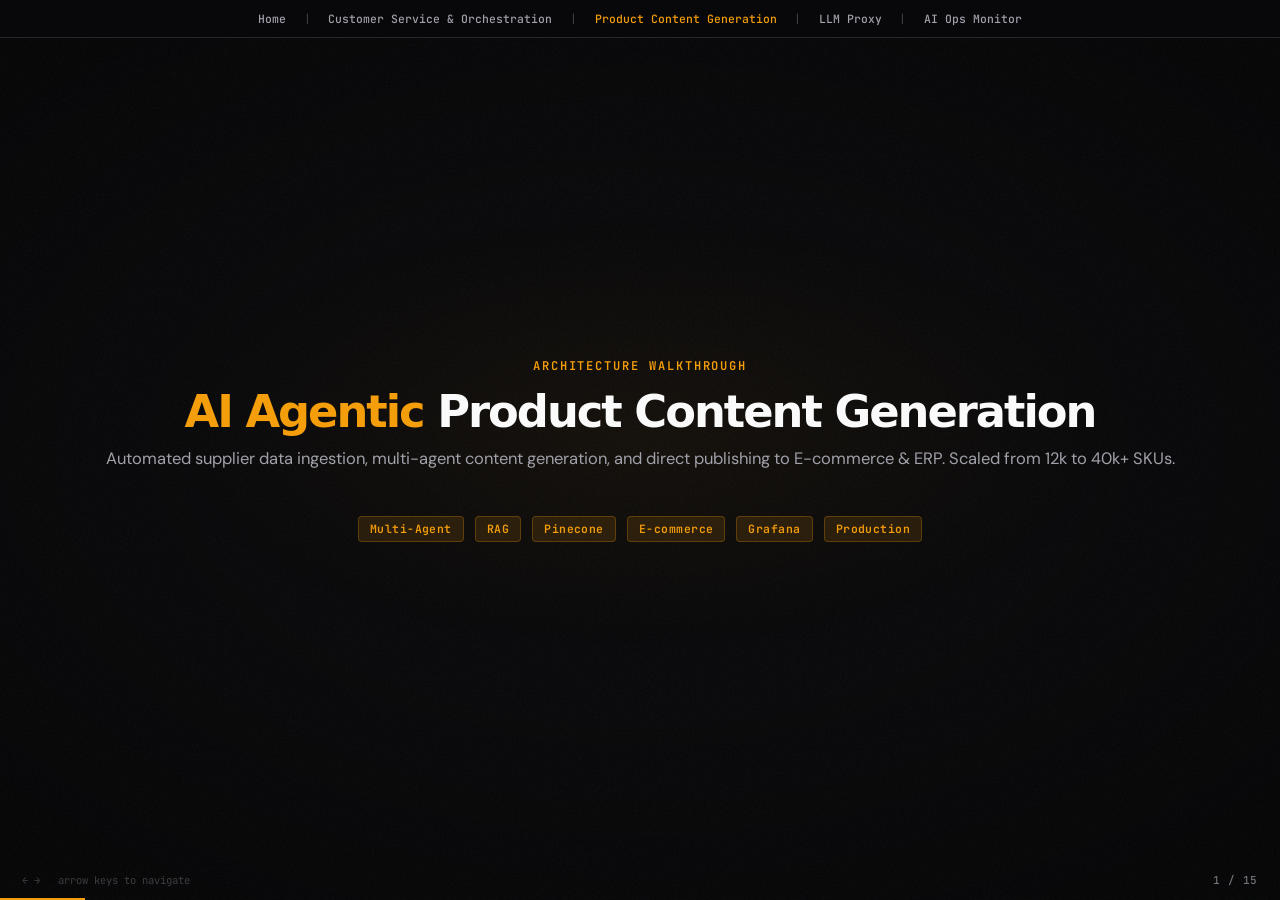
<file: ai-product-content/index.html>
<!DOCTYPE html>
<html lang="en">
<head>
  <meta charset="UTF-8">
  <meta name="viewport" content="width=device-width, initial-scale=1.0">
  <title>AI Agentic Product Content Generation</title>
  <link rel="preconnect" href="https://fonts.googleapis.com">
  <link rel="preconnect" href="https://fonts.gstatic.com" crossorigin>
  <link href="https://fonts.googleapis.com/css2?family=DM+Sans:opsz,wght@9..40,400;9..40,500;9..40,600;9..40,700&family=JetBrains+Mono:wght@400;500;600;700&display=swap" rel="stylesheet">
  <style>
    @font-face { font-family: 'Satoshi'; src: url('https://api.fontsource.org/v1/fonts/satoshi/latin-400-normal.woff2') format('woff2'); font-weight: 400; font-display: swap; }
    @font-face { font-family: 'Satoshi'; src: url('https://api.fontsource.org/v1/fonts/satoshi/latin-500-normal.woff2') format('woff2'); font-weight: 500; font-display: swap; }
    @font-face { font-family: 'Satoshi'; src: url('https://api.fontsource.org/v1/fonts/satoshi/latin-700-normal.woff2') format('woff2'); font-weight: 700; font-display: swap; }
    @font-face { font-family: 'Satoshi'; src: url('https://api.fontsource.org/v1/fonts/satoshi/latin-900-normal.woff2') format('woff2'); font-weight: 900; font-display: swap; }
  </style>
  <link rel="stylesheet" href="styles.css">
</head>
<body>
<nav class="top-nav">
  <a href="../index.html">Home</a>
  <span class="nav-sep">|</span>
  <a href="../ai-chatbot/index.html">Customer Service &amp; Orchestration</a>
  <span class="nav-sep">|</span>
  <a href="../ai-product-content/index.html" class="nav-active">Product Content Generation</a>
  <span class="nav-sep">|</span>
  <a href="https://github.com/gbolask24/multi-provider-llm-proxy" target="_blank">LLM Proxy</a>
  <span class="nav-sep">|</span>
  <a href="https://github.com/gbolask24/ai-ops-monitor" target="_blank">AI Ops Monitor</a>
</nav>
<div class="deck">

  <!-- SLIDE 1 — TITLE -->
  <div class="slide active" style="background: radial-gradient(ellipse 55% 35% at 50% 48%, rgba(245,158,11,.05) 0%, transparent 70%);">
    <div class="slide-label">Architecture Walkthrough</div>
    <h1 class="slide-title"><span class="accent-text">AI Agentic</span> Product Content Generation</h1>
    <p class="slide-sub">Automated supplier data ingestion, multi-agent content generation, and direct publishing to E-commerce &amp; ERP. Scaled from 12k to 40k+ SKUs.</p>
    <div class="hero-tags">
      <span class="hero-tag">Multi-Agent</span>
      <span class="hero-tag">RAG</span>
      <span class="hero-tag">Pinecone</span>
      <span class="hero-tag">E-commerce</span>
      <span class="hero-tag">Grafana</span>
      <span class="hero-tag">Production</span>
    </div>
  </div>

  <!-- SLIDE 2 — PROBLEM & GOALS -->
  <div class="slide">
    <div class="slide-label">01 &mdash; Context</div>
    <h2 class="slide-heading">Problem &amp; Objectives</h2>
    <div class="two-col">
      <div class="card">
        <div class="card-title"><span class="badge badge-red">Challenges</span></div>
        <ul class="card-list">
          <li><span class="dot-red"></span> Supplier data inconsistent and unstructured</li>
          <li><span class="dot-red"></span> Manual product creation slow and error-prone</li>
          <li><span class="dot-red"></span> Content lacks SEO structure and consistency</li>
          <li><span class="dot-red"></span> Catalogue stuck at 12k SKUs, limiting revenue</li>
          <li><span class="dot-red"></span> No scalable pipeline from supplier to storefront</li>
        </ul>
      </div>
      <div class="card">
        <div class="card-title"><span class="badge badge-green">Goals</span></div>
        <ul class="card-list">
          <li><span class="dot-green"></span> Config-driven ingestion from multiple sources</li>
          <li><span class="dot-green"></span> Multi-agent content generation pipeline</li>
          <li><span class="dot-green"></span> Pinecone RAG for taxonomy classification</li>
          <li><span class="dot-green"></span> Schema-validated structured output</li>
          <li><span class="dot-green"></span> Direct publishing to E-commerce and ERP</li>
        </ul>
      </div>
    </div>
  </div>

  <!-- SLIDE 3 — END-TO-END -->
  <div class="slide">
    <div class="slide-label">02 &mdash; System Design</div>
    <h2 class="slide-heading">End-to-End Architecture</h2>
    <div class="arch-flow">
      <div class="arch-node">
        <span class="arch-icon">&#128230;</span>
        <div class="arch-label">Supplier Data</div>
        <div class="arch-sub">APIs / PDFs / CSV</div>
      </div>
      <div class="arch-arrow"><svg viewBox="0 0 28 28" fill="none"><path d="M6 14h16m0 0l-5-5m5 5l-5 5" stroke="currentColor" stroke-width="1.5" stroke-linecap="round" stroke-linejoin="round"/></svg></div>
      <div class="arch-node arch-decision">
        <span class="arch-icon">&#128300;</span>
        <div class="arch-label">Switchboard</div>
        <div class="arch-sub">route by config</div>
      </div>
      <div class="arch-arrow"><svg viewBox="0 0 28 28" fill="none"><path d="M6 14h16m0 0l-5-5m5 5l-5 5" stroke="currentColor" stroke-width="1.5" stroke-linecap="round" stroke-linejoin="round"/></svg></div>
      <div class="arch-node">
        <span class="arch-icon">&#9986;</span>
        <div class="arch-label">Parse &amp; Extract</div>
        <div class="arch-sub">normalise</div>
      </div>
      <div class="arch-arrow"><svg viewBox="0 0 28 28" fill="none"><path d="M6 14h16m0 0l-5-5m5 5l-5 5" stroke="currentColor" stroke-width="1.5" stroke-linecap="round" stroke-linejoin="round"/></svg></div>
      <div class="arch-node">
        <span class="arch-icon">&#129302;</span>
        <div class="arch-label">Agent Pipeline</div>
        <div class="arch-sub">multi-agent pipeline</div>
      </div>
      <div class="arch-arrow"><svg viewBox="0 0 28 28" fill="none"><path d="M6 14h16m0 0l-5-5m5 5l-5 5" stroke="currentColor" stroke-width="1.5" stroke-linecap="round" stroke-linejoin="round"/></svg></div>
      <div class="arch-node arch-decision">
        <span class="arch-icon">&#128737;</span>
        <div class="arch-label">Validate</div>
        <div class="arch-sub">schema + rules</div>
      </div>
      <div class="arch-arrow"><svg viewBox="0 0 28 28" fill="none"><path d="M6 14h16m0 0l-5-5m5 5l-5 5" stroke="currentColor" stroke-width="1.5" stroke-linecap="round" stroke-linejoin="round"/></svg></div>
      <div class="arch-node arch-pass">
        <span class="arch-icon">&#128640;</span>
        <div class="arch-label">Publish</div>
        <div class="arch-sub">E-commerce / ERP</div>
      </div>
    </div>
  </div>

  <!-- SLIDE 4 — INGESTION -->
  <div class="slide">
    <div class="slide-label">03 &mdash; Ingestion Layer</div>
    <h2 class="slide-heading">Config-Driven Data Routing</h2>
    <div class="arch-flow" style="margin-bottom:1.5rem;">
      <div class="arch-node">
        <span class="arch-icon">&#128229;</span>
        <div class="arch-label">SKU Input</div>
        <div class="arch-sub">webhook trigger</div>
      </div>
      <div class="arch-arrow"><svg viewBox="0 0 28 28" fill="none"><path d="M6 14h16m0 0l-5-5m5 5l-5 5" stroke="currentColor" stroke-width="1.5" stroke-linecap="round" stroke-linejoin="round"/></svg></div>
      <div class="arch-node arch-decision">
        <span class="arch-icon">&#128300;</span>
        <div class="arch-label">Switchboard</div>
        <div class="arch-sub">route by config</div>
      </div>
      <div class="arch-arrow"><svg viewBox="0 0 28 28" fill="none"><path d="M6 14h16m0 0l-5-5m5 5l-5 5" stroke="currentColor" stroke-width="1.5" stroke-linecap="round" stroke-linejoin="round"/></svg></div>
      <div class="arch-end">
        <div class="arch-node"><span class="arch-icon">&#128268;</span><div class="arch-label">EData API</div></div>
        <div style="height:.3rem;"></div>
        <div class="arch-node"><span class="arch-icon">&#127981;</span><div class="arch-label">EPIM API</div></div>
        <div style="height:.3rem;"></div>
        <div class="arch-node"><span class="arch-icon">&#128202;</span><div class="arch-label">Google Sheets</div></div>
        <div style="height:.3rem;"></div>
        <div class="arch-node"><span class="arch-icon">&#127760;</span><div class="arch-label">Web Scrape</div></div>
      </div>
      <div class="arch-arrow"><svg viewBox="0 0 28 28" fill="none"><path d="M6 14h16m0 0l-5-5m5 5l-5 5" stroke="currentColor" stroke-width="1.5" stroke-linecap="round" stroke-linejoin="round"/></svg></div>
      <div class="arch-node arch-pass">
        <span class="arch-icon">&#128203;</span>
        <div class="arch-label">Centralise</div>
        <div class="arch-sub">normalise + merge</div>
      </div>
    </div>
    <div class="chip-grid" style="max-width:700px;">
      <div class="chip"><span class="chip-dot"></span> PDF Datasheet Extraction</div>
      <div class="chip"><span class="chip-dot"></span> Supplier API Integration</div>
      <div class="chip"><span class="chip-dot"></span> Google Drive Storage</div>
      <div class="chip"><span class="chip-dot"></span> Config-Driven Routing</div>
    </div>
  </div>

  <!-- SLIDE 5 — RAG -->
  <div class="slide">
    <div class="slide-label">04 &mdash; Knowledge Layer</div>
    <h2 class="slide-heading">RAG &amp; Taxonomy Pipeline</h2>
    <div class="rag-layout">
      <div class="rag-sources">
        <div class="rag-src"><span>&#128230;</span> Supplier Datasheets</div>
        <div class="rag-src"><span>&#128196;</span> Product Specs (PDF)</div>
        <div class="rag-src"><span>&#128202;</span> API / Sheet Data</div>
        <div class="rag-src"><span>&#128218;</span> Google Taxonomy</div>
        <div class="rag-src"><span>&#127919;</span> E-commerce Categories</div>
      </div>
      <div class="rag-stages">
        <div class="rag-connector"><svg viewBox="0 0 28 28" fill="none"><path d="M6 14h16m0 0l-5-5m5 5l-5 5" stroke="currentColor" stroke-width="1.5" stroke-linecap="round" stroke-linejoin="round"/></svg></div>
        <div class="rag-stage"><div class="stage-icon">&#9986;</div><div class="stage-label">Chunking</div><div class="stage-detail">semantic splits<br>metadata tags</div></div>
        <div class="rag-arrow"><svg viewBox="0 0 28 28" fill="none"><path d="M6 14h16m0 0l-5-5m5 5l-5 5" stroke="currentColor" stroke-width="1.5" stroke-linecap="round" stroke-linejoin="round"/></svg></div>
        <div class="rag-stage"><div class="stage-icon">&#128290;</div><div class="stage-label">Embeddings</div><div class="stage-detail">OpenAI 1536-dim<br>batch encode</div></div>
        <div class="rag-arrow"><svg viewBox="0 0 28 28" fill="none"><path d="M6 14h16m0 0l-5-5m5 5l-5 5" stroke="currentColor" stroke-width="1.5" stroke-linecap="round" stroke-linejoin="round"/></svg></div>
        <div class="rag-stage"><div class="stage-icon">&#128451;</div><div class="stage-label">Pinecone</div><div class="stage-detail">semantic search<br>metadata filter</div></div>
        <div class="rag-arrow"><svg viewBox="0 0 28 28" fill="none"><path d="M6 14h16m0 0l-5-5m5 5l-5 5" stroke="currentColor" stroke-width="1.5" stroke-linecap="round" stroke-linejoin="round"/></svg></div>
        <div class="rag-stage"><div class="stage-icon">&#127919;</div><div class="stage-label">Context</div><div class="stage-detail">taxonomy match<br>category assign</div></div>
        <div class="rag-arrow"><svg viewBox="0 0 28 28" fill="none"><path d="M6 14h16m0 0l-5-5m5 5l-5 5" stroke="currentColor" stroke-width="1.5" stroke-linecap="round" stroke-linejoin="round"/></svg></div>
        <div class="rag-stage"><div class="stage-icon">&#129302;</div><div class="stage-label">LLM Input</div><div class="stage-detail">grounded prompt<br>structured context</div></div>
      </div>
    </div>
  </div>

  <!-- SLIDE 6 — MULTI-AGENT -->
  <div class="slide">
    <div class="slide-label">05 &mdash; Agentic Layer</div>
    <h2 class="slide-heading">Multi-Agent Orchestration</h2>
    <div class="arch-flow" style="margin-bottom:1.2rem;">
      <div class="arch-node arch-decision">
        <span class="arch-icon">&#128300;</span>
        <div class="arch-label">Category Agent</div>
        <div class="arch-sub">60+ attribute sets</div>
      </div>
      <div class="arch-arrow"><svg viewBox="0 0 28 28" fill="none"><path d="M6 14h16m0 0l-5-5m5 5l-5 5" stroke="currentColor" stroke-width="1.5" stroke-linecap="round" stroke-linejoin="round"/></svg></div>
      <div class="arch-node">
        <span class="arch-icon">&#128295;</span>
        <div class="arch-label">Attribute Agents</div>
        <div class="arch-sub">300+ values</div>
      </div>
      <div class="arch-arrow"><svg viewBox="0 0 28 28" fill="none"><path d="M6 14h16m0 0l-5-5m5 5l-5 5" stroke="currentColor" stroke-width="1.5" stroke-linecap="round" stroke-linejoin="round"/></svg></div>
      <div class="arch-node">
        <span class="arch-icon">&#128221;</span>
        <div class="arch-label">Content Agents</div>
        <div class="arch-sub">title / meta / URL</div>
      </div>
      <div class="arch-arrow"><svg viewBox="0 0 28 28" fill="none"><path d="M6 14h16m0 0l-5-5m5 5l-5 5" stroke="currentColor" stroke-width="1.5" stroke-linecap="round" stroke-linejoin="round"/></svg></div>
      <div class="arch-node">
        <span class="arch-icon">&#128196;</span>
        <div class="arch-label">Bullet Points</div>
        <div class="arch-sub">12-field structured</div>
      </div>
      <div class="arch-arrow"><svg viewBox="0 0 28 28" fill="none"><path d="M6 14h16m0 0l-5-5m5 5l-5 5" stroke="currentColor" stroke-width="1.5" stroke-linecap="round" stroke-linejoin="round"/></svg></div>
      <div class="arch-node arch-pass">
        <span class="arch-icon">&#128640;</span>
        <div class="arch-label">Publish</div>
        <div class="arch-sub">E-commerce API</div>
      </div>
    </div>
    <div class="guard-grid" style="max-width:900px;">
      <div class="guard-card"><div class="guard-icon">&#128300;</div><h4>Category Selection</h4><p>AI assigns to 60+ e-commerce attribute sets from supplier data</p></div>
      <div class="guard-card"><div class="guard-icon">&#128295;</div><h4>Per-Attribute Extraction</h4><p>Individual agents for colour, IP rating, wattage, beam angle, cap fitting</p></div>
      <div class="guard-card"><div class="guard-icon">&#128203;</div><h4>Strict Allowed Values</h4><p>Each agent constrained to valid valid attribute options</p></div>
      <div class="guard-card"><div class="guard-icon">&#129302;</div><h4>JSON-Only Output</h4><p>No markdown, no text. {sku, code, value} or "F" for not applicable</p></div>
    </div>
  </div>

  <!-- SLIDE 7 — CONTENT OUTPUT -->
  <div class="slide">
    <div class="slide-label">06 &mdash; Content Output</div>
    <h2 class="slide-heading">Generated Product Content</h2>
    <div class="guard-grid" style="max-width:900px;">
      <div class="guard-card"><div class="guard-icon">&#128221;</div><h4>Product Titles &amp; Meta</h4><p>Brand + range + type format, quality-controlled, no fluff</p></div>
      <div class="guard-card"><div class="guard-icon">&#128196;</div><h4>12-Field Bullet Points</h4><p>Structured highlights parsed from AI into individual e-commerce fields</p></div>
      <div class="guard-card"><div class="guard-icon">&#128295;</div><h4>300+ Attribute Values</h4><p>IP rating, wattage, colour temp, beam angle, cap fitting, dimensions</p></div>
      <div class="guard-card"><div class="guard-icon">&#127919;</div><h4>Google Taxonomy Match</h4><p>Pinecone vector search for product category classification</p></div>
      <div class="guard-card"><div class="guard-icon">&#128269;</div><h4>URL Keys &amp; Descriptions</h4><p>Clean URL keys, meta descriptions within character limits</p></div>
      <div class="guard-card"><div class="guard-icon">&#128230;</div><h4>Image &amp; Datasheet Assets</h4><p>Auto-download, cloud storage, e-commerce media upload</p></div>
      <div class="guard-card"><div class="guard-icon">&#129302;</div><h4>Domain Prompt Engineering</h4><p>Per-attribute templates with allowed values, format rules, fallbacks</p></div>
      <div class="guard-card"><div class="guard-icon">&#128203;</div><h4>Strict JSON Schema</h4><p>Every agent: {sku, code, value}. "F" for missing. No exceptions.</p></div>
    </div>
  </div>

  <!-- SLIDE 8 — GUARDRAILS -->
  <div class="slide">
    <div class="slide-label">07 &mdash; Reliability</div>
    <h2 class="slide-heading">Validation &amp; Guardrails</h2>
    <div class="guard-grid">
      <div class="guard-card"><div class="guard-icon">&#128203;</div><h4>Schema Validation</h4><p>Strict JSON enforcement on every agent output</p></div>
      <div class="guard-card"><div class="guard-icon">&#128270;</div><h4>Allowed Value Checks</h4><p>Each attribute constrained to E-commerce option lists</p></div>
      <div class="guard-card"><div class="guard-icon">&#128260;</div><h4>Error Handling</h4><p>continueRegularOutput on every API call</p></div>
      <div class="guard-card"><div class="guard-icon">&#128683;</div><h4>Duplicate Detection</h4><p>SKU-level dedup and content comparison</p></div>
      <div class="guard-card"><div class="guard-icon">&#128295;</div><h4>Fallback Logic</h4><p>"F" response for inapplicable attributes</p></div>
      <div class="guard-card"><div class="guard-icon">&#128101;</div><h4>Manual Review Queue</h4><p>Flagged products for human verification</p></div>
      <div class="guard-card"><div class="guard-icon">&#9989;</div><h4>Pipeline Testing</h4><p>End-to-end test harness, CI-gated</p></div>
      <div class="guard-card"><div class="guard-icon">&#128274;</div><h4>Secure API Handling</h4><p>Auth tokens, credential management</p></div>
    </div>
  </div>

  <!-- SLIDE 9 — MONITORING (Grafana + Evaluation) -->
  <div class="slide">
    <div class="slide-label">08 &mdash; Observability &amp; Evaluation</div>
    <h2 class="slide-heading">Monitoring &amp; Quality Scoring</h2>
    <div class="dashboard">
      <div class="dash-header">
        <div class="dash-status"><span class="status-dot"></span> Pipeline Health &mdash; Grafana</div>
        <div class="dash-time">Postgres &nbsp;|&nbsp; Auto-refresh</div>
      </div>
      <div class="dash-metrics">
        <div class="dash-metric"><div class="metric-label">Gen Accuracy</div><div class="metric-val val-amber">94.2%</div><div class="metric-note note-good">&#9650; 3.1%</div></div>
        <div class="dash-metric"><div class="metric-label">Error Rate</div><div class="metric-val val-green">1.8%</div><div class="metric-note note-good">&#9660; 0.9%</div></div>
        <div class="dash-metric"><div class="metric-label">Avg Process</div><div class="metric-val val-text">4.2s</div><div class="metric-note note-muted">per product</div></div>
        <div class="dash-metric"><div class="metric-label">Token Cost</div><div class="metric-val val-text">$0.03</div><div class="metric-note note-muted">per product</div></div>
        <div class="dash-metric"><div class="metric-label">Published</div><div class="metric-val val-amber">40k+</div><div class="metric-note note-muted">total SKUs</div></div>
      </div>
      <div class="dash-bars">
        <div class="dash-bar-cell"><div class="bar-label">schema pass rate</div><div class="mini-bar"><div class="mini-bar-fill fill-amber" style="width:94%"></div></div></div>
        <div class="dash-bar-cell"><div class="bar-label">attribute validity</div><div class="mini-bar"><div class="mini-bar-fill fill-green" style="width:92%"></div></div></div>
        <div class="dash-bar-cell"><div class="bar-label">latency p50</div><div class="mini-bar"><div class="mini-bar-fill fill-muted" style="width:65%"></div></div></div>
        <div class="dash-bar-cell"><div class="bar-label">cost budget</div><div class="mini-bar"><div class="mini-bar-fill fill-muted" style="width:42%"></div></div></div>
        <div class="dash-bar-cell"><div class="bar-label">throughput</div><div class="mini-bar"><div class="mini-bar-fill fill-amber" style="width:78%"></div></div></div>
      </div>
    </div>
  </div>

  <!-- SLIDE 10 — EVALUATION & ITERATION -->
  <div class="slide">
    <div class="slide-label">09 &mdash; Evaluation &amp; Iteration</div>
    <h2 class="slide-heading">Continuous Improvement</h2>
    <div class="arch-flow" style="margin-bottom:1.2rem;">
      <div class="arch-node">
        <span class="arch-icon">&#128202;</span>
        <div class="arch-label">Telemetry</div>
        <div class="arch-sub">log every run</div>
      </div>
      <div class="arch-arrow"><svg viewBox="0 0 28 28" fill="none"><path d="M6 14h16m0 0l-5-5m5 5l-5 5" stroke="currentColor" stroke-width="1.5" stroke-linecap="round" stroke-linejoin="round"/></svg></div>
      <div class="arch-node arch-decision">
        <span class="arch-icon">&#128300;</span>
        <div class="arch-label">Evaluate</div>
        <div class="arch-sub">accuracy scoring</div>
      </div>
      <div class="arch-arrow"><svg viewBox="0 0 28 28" fill="none"><path d="M6 14h16m0 0l-5-5m5 5l-5 5" stroke="currentColor" stroke-width="1.5" stroke-linecap="round" stroke-linejoin="round"/></svg></div>
      <div class="arch-node">
        <span class="arch-icon">&#128270;</span>
        <div class="arch-label">Root Cause</div>
        <div class="arch-sub">failure analysis</div>
      </div>
      <div class="arch-arrow"><svg viewBox="0 0 28 28" fill="none"><path d="M6 14h16m0 0l-5-5m5 5l-5 5" stroke="currentColor" stroke-width="1.5" stroke-linecap="round" stroke-linejoin="round"/></svg></div>
      <div class="arch-node">
        <span class="arch-icon">&#128295;</span>
        <div class="arch-label">Update</div>
        <div class="arch-sub">prompts / rules</div>
      </div>
      <div class="arch-arrow"><svg viewBox="0 0 28 28" fill="none"><path d="M6 14h16m0 0l-5-5m5 5l-5 5" stroke="currentColor" stroke-width="1.5" stroke-linecap="round" stroke-linejoin="round"/></svg></div>
      <div class="arch-node arch-pass">
        <span class="arch-icon">&#128640;</span>
        <div class="arch-label">Re-deploy</div>
        <div class="arch-sub">measure again</div>
      </div>
    </div>
    <div class="two-col" style="max-width:100%;">
      <div class="card">
        <div class="card-title" style="color:var(--amber);">Iteration Example</div>
        <ul class="card-list">
          <li><span class="dot-red"></span> Prompt v1: 87% attribute accuracy</li>
          <li><span class="dot-green"></span> Added strict allowed-value constraints</li>
          <li><span class="dot-green"></span> Added few-shot examples per attribute</li>
          <li><span class="dot-green"></span> Prompt v2: 94.2% accuracy (+7.2%)</li>
        </ul>
      </div>
      <div class="card">
        <div class="card-title" style="color:var(--amber);">What We Track</div>
        <ul class="card-list">
          <li><span class="dot-green"></span> Accuracy per attribute type</li>
          <li><span class="dot-green"></span> Schema pass rate per category</li>
          <li><span class="dot-green"></span> Token cost per product</li>
          <li><span class="dot-green"></span> Failure patterns by data source</li>
        </ul>
      </div>
    </div>
  </div>

  <!-- SLIDE 11 — CLOUD-NATIVE -->
  <div class="slide">
    <div class="slide-label">09 &mdash; Cloud-Native Engineering</div>
    <h2 class="slide-heading">Deployment &amp; Infrastructure</h2>
    <div class="deploy-grid">
      <div class="deploy-item"><div class="deploy-icon">&#128230;</div><div><h4>Docker / Kubernetes</h4><p>Containerised pipeline, isolated stages</p></div></div>
      <div class="deploy-item"><div class="deploy-icon">&#9889;</div><div><h4>Microservices / API-First</h4><p>E-commerce API, ERP batch APIs</p></div></div>
      <div class="deploy-item"><div class="deploy-icon">&#128268;</div><div><h4>Event-Driven &amp; Serverless</h4><p>Webhook triggers, serverless workers</p></div></div>
      <div class="deploy-item"><div class="deploy-icon">&#9729;</div><div><h4>Cloud Hosting</h4><p>Azure / VPS, environment isolation</p></div></div>
      <div class="deploy-item"><div class="deploy-icon">&#128279;</div><div><h4>Secure Integrations</h4><p>Authenticated E-commerce &amp; ERP calls</p></div></div>
      <div class="deploy-item"><div class="deploy-icon">&#128200;</div><div><h4>Grafana &amp; Monitoring</h4><p>Pipeline health, Postgres telemetry</p></div></div>
      <div class="deploy-item"><div class="deploy-icon">&#128295;</div><div><h4>CI/CD (GitHub Actions)</h4><p>Reproducible builds, staged deploys</p></div></div>
      <div class="deploy-item"><div class="deploy-icon">&#128683;</div><div><h4>Production Ops</h4><p>Rollback, sync validation, tuning</p></div></div>
    </div>
  </div>

  <!-- SLIDE 11 — BUSINESS IMPACT -->
  <div class="slide">
    <div class="slide-label">10 &mdash; Business Impact</div>
    <h2 class="slide-heading">Measurable Outcomes</h2>
    <div class="impact-row">
      <div class="impact-card">
        <div class="impact-icon">&#128200;</div>
        <div class="impact-val">40k+</div>
        <div class="impact-label">SKUs (from 12k)</div>
      </div>
      <div class="impact-card">
        <div class="impact-icon">&#9201;</div>
        <div class="impact-val">90%</div>
        <div class="impact-label">Less Manual Work</div>
      </div>
      <div class="impact-card">
        <div class="impact-icon">&#128176;</div>
        <div class="impact-val">300%+</div>
        <div class="impact-label">Revenue Growth</div>
      </div>
      <div class="impact-card">
        <div class="impact-icon">&#128722;</div>
        <div class="impact-val">+50%</div>
        <div class="impact-label">AOV Increase</div>
      </div>
      <div class="impact-card">
        <div class="impact-icon">&#128101;</div>
        <div class="impact-val">~80%</div>
        <div class="impact-label">YoY Customer Growth</div>
      </div>
    </div>
  </div>

  <!-- SLIDE 12 — DELIVERY -->
  <div class="slide">
    <div class="slide-label">11 &mdash; Delivery Approach</div>
    <h2 class="slide-heading">Client Engagement &amp; Delivery</h2>
    <div class="guard-grid" style="max-width:900px;">
      <div class="guard-card"><div class="guard-icon">&#128269;</div><h4>Workflow Audit</h4><p>Shadowed content team creating products manually. Timed each step. Identified 90% automation potential.</p></div>
      <div class="guard-card"><div class="guard-icon">&#128221;</div><h4>Single-Category Pilot</h4><p>Ran downlights category first (200 SKUs). Validated attribute accuracy before expanding scope.</p></div>
      <div class="guard-card"><div class="guard-icon">&#128101;</div><h4>Schema Co-Design</h4><p>Merchandising team defined quality standards. Shared attribute schema docs for iterative review.</p></div>
      <div class="guard-card"><div class="guard-icon">&#128640;</div><h4>Category-by-Category</h4><p>Expanded from 1 to 60+ attribute sets over 6 months. Each category validated before the next.</p></div>
      <div class="guard-card"><div class="guard-icon">&#128200;</div><h4>Prompt Iteration Cycles</h4><p>v1: 87% accuracy. Added few-shot examples and stricter constraints. v2: 94.2%. Tracked in Grafana.</p></div>
      <div class="guard-card"><div class="guard-icon">&#128172;</div><h4>Revenue Alignment</h4><p>Connected catalogue growth metrics to revenue outcomes for leadership. Data-driven scope decisions.</p></div>
    </div>
  </div>

  <!-- SLIDE 13 — KNOWLEDGE SHARING -->
  <div class="slide">
    <div class="slide-label">12 &mdash; Knowledge Sharing</div>
    <h2 class="slide-heading">Reusable Patterns &amp; Documentation</h2>
    <div class="guard-grid" style="max-width:900px;">
      <div class="guard-card"><div class="guard-icon">&#128203;</div><h4>Attribute Prompt Library</h4><p>300+ versioned prompt templates with allowed values, format rules, and fallback logic</p></div>
      <div class="guard-card"><div class="guard-icon">&#128268;</div><h4>Ingestion Connectors</h4><p>Reusable switchboard patterns for adding new supplier data sources</p></div>
      <div class="guard-card"><div class="guard-icon">&#128737;</div><h4>Validation Schemas</h4><p>Shared JSON schemas and attribute constraint definitions across 60+ categories</p></div>
      <div class="guard-card"><div class="guard-icon">&#128221;</div><h4>Pipeline Runbook</h4><p>Step-by-step operational guide for troubleshooting, reruns, and category expansion</p></div>
      <div class="guard-card"><div class="guard-icon">&#128200;</div><h4>Monitoring Playbook</h4><p>Grafana dashboard configs and alert thresholds documented for ops handoff</p></div>
      <div class="guard-card"><div class="guard-icon">&#128101;</div><h4>Category Onboarding</h4><p>Documented process for adding new attribute sets: schema, prompts, testing, deployment</p></div>
    </div>
  </div>

  <!-- SLIDE 14 — ENGINEERING DEPTH -->
  <div class="slide">
    <div class="slide-label">12 &mdash; Engineering Depth</div>
    <h2 class="slide-heading">Skills Demonstrated</h2>
    <div class="chip-grid">
      <div class="chip"><span class="chip-dot"></span> Python / FastAPI</div>
      <div class="chip"><span class="chip-dot"></span> n8n Multi-Agent Orchestration</div>
      <div class="chip"><span class="chip-dot"></span> OpenAI Embeddings (1536-dim)</div>
      <div class="chip"><span class="chip-dot"></span> Pinecone Vector Search</div>
      <div class="chip"><span class="chip-dot"></span> E-commerce Platform API</div>
      <div class="chip"><span class="chip-dot"></span> ERP Integration (BC)</div>
      <div class="chip"><span class="chip-dot"></span> JSON Schema Validation</div>
      <div class="chip"><span class="chip-dot"></span> Domain Prompt Engineering</div>
      <div class="chip"><span class="chip-dot"></span> Docker / Kubernetes</div>
      <div class="chip"><span class="chip-dot"></span> Grafana / Postgres</div>
      <div class="chip"><span class="chip-dot"></span> CI/CD (GitHub Actions)</div>
      <div class="chip"><span class="chip-dot"></span> Pipeline Testing</div>
    </div>
    <div style="display:flex; gap:.8rem; margin-top:1.5rem; flex-wrap:wrap;">
      <a href="https://github.com/gbolask24/multi-provider-llm-proxy" target="_blank" style="font-family:var(--mono); font-size:.72rem; font-weight:600; color:var(--amber); text-decoration:none; padding:.3rem .7rem; background:rgba(245,158,11,.08); border:1px solid rgba(245,158,11,.2); border-radius:4px;">&#128279; multi-provider-llm-proxy</a>
      <a href="https://github.com/gbolask24/ai-ops-monitor" target="_blank" style="font-family:var(--mono); font-size:.72rem; font-weight:600; color:var(--amber); text-decoration:none; padding:.3rem .7rem; background:rgba(245,158,11,.08); border:1px solid rgba(245,158,11,.2); border-radius:4px;">&#128279; ai-ops-monitor</a>
    </div>
  </div>

</div>
<div class="progress"></div>
<div class="slide-counter"></div>
<div class="nav-hint">&#8592; &#8594; &nbsp; arrow keys to navigate</div>
<script src="script.js"></script>
</body>
</html>
</file>
<file: ai-chatbot/styles.css>
/* ═══════════════════════════════════════════════
   AI CUSTOMER SERVICE SYSTEM — PRESENTATION DECK
   Design: Industrial-Minimal / Amber on Zinc
   Fonts:  Satoshi · DM Sans · JetBrains Mono
   ═══════════════════════════════════════════════ */

*, *::before, *::after { box-sizing: border-box; margin: 0; padding: 0; }

:root {
  /* ── Surfaces ── */
  --bg:          #09090b;
  --surface:     #18181b;
  --elevated:    #27272a;
  --border:      #3f3f46;

  /* ── Text ── */
  --text:        #fafafa;
  --text-dim:    #a1a1aa;
  --text-muted:  #71717a;

  /* ── Accent ── */
  --amber:       #f59e0b;
  --amber-dim:   rgba(245,158,11,.12);
  --amber-glow:  rgba(245,158,11,.06);
  --amber-line:  rgba(245,158,11,.25);

  /* ── Semantic (dashboard only) ── */
  --green:       #34d399;
  --red:         #f87171;

  /* ── Type ── */
  --display:     'Satoshi', system-ui, sans-serif;
  --body:        'DM Sans', system-ui, sans-serif;
  --mono:        'JetBrains Mono', monospace;

  /* ── Scale ── */
  --r-sm: 4px;
  --r-md: 6px;
  --r-lg: 10px;
}

html { font-size: 22px; }

body {
  font-family: var(--body);
  background: var(--bg);
  color: var(--text);
  overflow: hidden;
  -webkit-font-smoothing: antialiased;
}

/* ─────────────────────────────────────────────
   ATMOSPHERIC BACKGROUND
   Layered grain + vignette for depth
   ───────────────────────────────────────────── */
body::before {
  content: '';
  position: fixed;
  inset: 0;
  z-index: -2;
  background:
    radial-gradient(ellipse 70% 60% at 50% 50%, transparent 40%, rgba(0,0,0,.4) 100%);
  pointer-events: none;
}
body::after {
  content: '';
  position: fixed;
  inset: 0;
  z-index: -1;
  opacity: .035;
  pointer-events: none;
  background-image: url("data:image/svg+xml,%3Csvg viewBox='0 0 512 512' xmlns='http://www.w3.org/2000/svg'%3E%3Cfilter id='g'%3E%3CfeTurbulence type='fractalNoise' baseFrequency='.75' numOctaves='4' stitchTiles='stitch'/%3E%3C/filter%3E%3Crect width='100%25' height='100%25' filter='url(%23g)'/%3E%3C/svg%3E");
}

/* ─────────────────────────────────────────────
   SLIDE ENGINE
   ───────────────────────────────────────────── */
.deck {
  width: 100vw;
  height: 100vh;
  position: relative;
}

.slide {
  position: absolute;
  inset: 0;
  display: flex;
  flex-direction: column;
  justify-content: center;
  align-items: center;
  padding: 2.5rem 3rem;
  opacity: 0;
  pointer-events: none;
  transition: opacity .5s cubic-bezier(.4, 0, .2, 1);
}
.slide.active {
  opacity: 1;
  pointer-events: auto;
}

/* ── Staggered entrance for slide children ── */
.slide.active > * {
  animation: fadeUp .6s cubic-bezier(.16, 1, .3, 1) both;
}
.slide.active > *:nth-child(1) { animation-delay: .05s; }
.slide.active > *:nth-child(2) { animation-delay: .12s; }
.slide.active > *:nth-child(3) { animation-delay: .2s; }
.slide.active > *:nth-child(4) { animation-delay: .28s; }
.slide.active > *:nth-child(5) { animation-delay: .35s; }

@keyframes fadeUp {
  from { opacity: 0; transform: translateY(14px); }
  to   { opacity: 1; transform: translateY(0); }
}

/* ── Top navigation bar ── */
.top-nav {
  position: fixed;
  top: 0; left: 0; right: 0;
  z-index: 300;
  background: rgba(9,9,11,.85);
  backdrop-filter: blur(12px);
  border-bottom: 1px solid var(--elevated);
  display: flex;
  align-items: center;
  justify-content: center;
  gap: .15rem;
  padding: .3rem .8rem;
  font-family: var(--mono);
  font-size: .52rem;
}
.top-nav a {
  color: var(--text-dim);
  text-decoration: none;
  padding: .2rem .5rem;
  border-radius: 4px;
  font-weight: 500;
  transition: color .2s, background .2s;
  white-space: nowrap;
}
.top-nav a:hover {
  color: var(--text);
  background: var(--elevated);
}
.top-nav a.nav-active {
  color: var(--amber);
}
.top-nav .nav-sep {
  color: var(--border);
  padding: 0 .15rem;
}

/* ── Progress bar ── */
.progress {
  position: fixed;
  bottom: 0; left: 0;
  height: 2px;
  background: var(--amber);
  transition: width .4s cubic-bezier(.4, 0, .2, 1);
  z-index: 200;
  box-shadow: 0 0 8px var(--amber-glow);
}

/* ── Slide counter ── */
.slide-counter {
  position: fixed;
  bottom: .6rem; right: 1rem;
  font-family: var(--mono);
  font-size: .5rem;
  font-weight: 500;
  color: var(--text-muted);
  z-index: 200;
  letter-spacing: .05em;
}

/* ── Nav hint ── */
.nav-hint {
  position: fixed;
  bottom: .6rem; left: 1rem;
  font-family: var(--mono);
  font-size: .48rem;
  color: var(--text-muted);
  z-index: 200;
  opacity: .5;
  transition: opacity 2.5s ease 4s;
}
body.navigated .nav-hint { opacity: 0; }

/* ─────────────────────────────────────────────
   TYPOGRAPHY
   ───────────────────────────────────────────── */
.slide-label {
  font-family: var(--mono);
  font-size: .55rem;
  font-weight: 600;
  text-transform: uppercase;
  letter-spacing: .16em;
  color: var(--amber);
  margin-bottom: .6rem;
}

.slide-title {
  font-family: var(--display);
  font-size: clamp(1.6rem, 3.5vw, 2.2rem);
  font-weight: 900;
  letter-spacing: -.045em;
  line-height: 1.1;
  text-align: center;
  margin-bottom: .4rem;
}

.slide-heading {
  font-family: var(--display);
  font-size: clamp(1.2rem, 2.8vw, 1.6rem);
  font-weight: 700;
  letter-spacing: -.035em;
  line-height: 1.15;
  text-align: center;
  margin-bottom: 1rem;
}

.slide-sub {
  font-family: var(--body);
  font-size: .75rem;
  color: var(--text-dim);
  text-align: center;
  max-width: 100%;
  line-height: 1.6;
}

.accent-text { color: var(--amber); }

/* ─────────────────────────────────────────────
   HERO TAGS
   ───────────────────────────────────────────── */
.hero-tags {
  display: flex;
  flex-wrap: wrap;
  gap: .5rem;
  justify-content: center;
  margin-top: 2rem;
}
.hero-tag {
  font-family: var(--mono);
  font-size: .52rem;
  font-weight: 600;
  letter-spacing: .04em;
  color: var(--amber);
  padding: .2rem .5rem;
  background: var(--amber-dim);
  border: 1px solid var(--amber-line);
  border-radius: var(--r-sm);
}

/* ─────────────────────────────────────────────
   TWO-COLUMN & CARDS
   ───────────────────────────────────────────── */
.two-col {
  display: grid;
  grid-template-columns: 1fr 1fr;
  gap: 1.2rem;
  width: 100%;
  max-width: 100%;
}

.card {
  background: var(--surface);
  border: 1px solid var(--elevated);
  border-radius: var(--r-md);
  padding: .7rem .8rem;
  box-shadow: 0 2px 12px rgba(0,0,0,.2);
}
.card-title {
  font-family: var(--body);
  font-size: .72rem;
  font-weight: 700;
  margin-bottom: .5rem;
  display: flex;
  align-items: center;
  gap: .35rem;
}
.badge {
  font-family: var(--mono);
  font-size: .52rem;
  font-weight: 700;
  padding: .15rem .4rem;
  border-radius: var(--r-sm);
  text-transform: uppercase;
  letter-spacing: .06em;
}
.badge-red   { background: rgba(248,113,113,.1); color: var(--red); }
.badge-green { background: rgba(52,211,153,.1); color: var(--green); }

.card-list {
  list-style: none;
  display: flex;
  flex-direction: column;
  gap: 0;
}
.card-list li {
  font-size: .68rem;
  color: var(--text-dim);
  display: flex;
  align-items: center;
  gap: .35rem;
  padding: .3rem 0;
  border-bottom: 1px solid rgba(63,63,70,.5);
  line-height: 1.4;
}
.card-list li:last-child { border-bottom: none; }
.dot-red   { width: 5px; height: 5px; border-radius: 50%; background: var(--red); flex-shrink: 0; }
.dot-green { width: 5px; height: 5px; border-radius: 50%; background: var(--green); flex-shrink: 0; }

/* ─────────────────────────────────────────────
   WORKFLOW — n8n-style node graph
   ───────────────────────────────────────────── */
.workflow {
  position: relative;
  width: 100%;
  height: 100%;
  flex: 1;
  min-height: 0;
  /* Dot grid background */
  background-image: radial-gradient(circle, rgba(63,63,70,.45) 1px, transparent 1px);
  background-size: 24px 24px;
  border-radius: var(--r-lg);
  border: 1px solid var(--elevated);
}

/* SVG connection lines overlay */
.wf-svg {
  position: absolute;
  inset: 0;
  width: 100%;
  height: 100%;
  pointer-events: none;
  z-index: 0;
}
.wf-svg path {
  fill: none;
  stroke: var(--amber);
  stroke-width: 1.8;
  stroke-linecap: round;
  opacity: .55;
  stroke-dasharray: 600;
  stroke-dashoffset: 600;
}
.slide.active .wf-svg path {
  animation: drawLine 1s ease forwards;
}
.slide.active .wf-svg .wf-p-d1 { animation-delay: .15s; }
.slide.active .wf-svg .wf-p-d2 { animation-delay: .3s; }
.slide.active .wf-svg .wf-p-d3 { animation-delay: .5s; }
.slide.active .wf-svg .wf-p-d4 { animation-delay: .7s; }
.slide.active .wf-svg .wf-p-d5 { animation-delay: .9s; }
.slide.active .wf-svg .wf-p-d6 { animation-delay: 1.1s; }
@keyframes drawLine { to { stroke-dashoffset: 0; } }

/* ── Nodes ── */
.wf-node {
  position: absolute;
  transform: translate(-50%, -50%);
  z-index: 1;
  background: var(--surface);
  border: 1px solid var(--border);
  border-radius: 10px;
  display: flex;
  align-items: center;
  gap: .6rem;
  padding: .5rem .85rem .5rem .55rem;
  box-shadow: 0 2px 10px rgba(0,0,0,.25);
  opacity: 0;
  white-space: nowrap;
}
.slide.active .wf-node {
  animation: fadeUp .45s cubic-bezier(.16,1,.3,1) both;
}
/* Staggered entrance by column */
.wf-col-0 { animation-delay: .1s !important; }
.wf-col-1 { animation-delay: .2s !important; }
.wf-col-2 { animation-delay: .35s !important; }
.wf-col-3 { animation-delay: .5s !important; }
.wf-col-4 { animation-delay: .65s !important; }
.wf-col-5 { animation-delay: .8s !important; }
.wf-col-6 { animation-delay: .95s !important; }
.wf-col-7 { animation-delay: 1.1s !important; }

/* Icon badge */
.wf-icon {
  width: 38px; height: 38px;
  border-radius: 9px;
  display: flex;
  align-items: center;
  justify-content: center;
  font-size: 1.2rem;
  flex-shrink: 0;
}

/* Node text */
.wf-text .wf-label {
  font-size: .92rem;
  font-weight: 700;
  line-height: 1.2;
}
.wf-text .wf-sub {
  font-family: var(--mono);
  font-size: .7rem;
  color: var(--text-muted);
  line-height: 1.3;
}

/* ── Node type colors ── */
.wf-trigger .wf-icon { background: rgba(6,182,212,.15); color: #06b6d4; }
.wf-trigger { border-color: rgba(6,182,212,.25); }

.wf-process .wf-icon { background: var(--amber-dim); color: var(--amber); }

.wf-ai .wf-icon { background: rgba(139,92,246,.15); color: #8b5cf6; }
.wf-ai { border-color: rgba(139,92,246,.25); }

.wf-decision .wf-icon { background: var(--amber-dim); color: var(--amber); }
.wf-decision { border-color: var(--amber-line); }

.wf-success .wf-icon { background: rgba(52,211,153,.15); color: var(--green); }
.wf-success { border-color: rgba(52,211,153,.3); }

.wf-fail .wf-icon { background: rgba(248,113,113,.12); color: var(--red); }
.wf-fail { border-color: rgba(248,113,113,.25); }

@keyframes fadeIn { to { opacity: 1; } }

/* ─────────────────────────────────────────────
   ARCHITECTURE FLOW — same style as other slides
   ───────────────────────────────────────────── */
.arch-flow {
  display: flex;
  align-items: center;
  justify-content: center;
  gap: 0;
  width: 100%;
  max-width: 100%;
}
.arch-node {
  background: var(--surface);
  border: 1px solid var(--elevated);
  border-radius: var(--r-md);
  padding: .45rem .55rem;
  text-align: center;
  min-width: 0;
  flex: 1;
  box-shadow: 0 2px 8px rgba(0,0,0,.15);
}
.arch-node.arch-decision {
  border-color: var(--amber-line);
  background: linear-gradient(180deg, rgba(245,158,11,.05) 0%, var(--surface) 100%);
  box-shadow: 0 2px 8px rgba(0,0,0,.15), 0 0 0 1px var(--amber-dim);
}
.arch-node.arch-pass {
  border-color: rgba(52,211,153,.3);
  background: rgba(52,211,153,.05);
}
.arch-node.arch-esc {
  border-color: rgba(248,113,113,.25);
  background: rgba(248,113,113,.04);
}
.arch-icon {
  font-size: 1.1rem;
  display: block;
  margin-bottom: .15rem;
}
.arch-label {
  font-family: var(--body);
  font-size: .72rem;
  font-weight: 700;
  line-height: 1.25;
  white-space: nowrap;
}
.arch-sub {
  font-family: var(--mono);
  font-size: .6rem;
  color: var(--text-muted);
  margin-top: .08rem;
  white-space: nowrap;
}
.arch-arrow {
  display: flex;
  align-items: center;
  color: var(--amber);
  padding: 0 .15rem;
  flex-shrink: 0;
}
.arch-arrow svg { width: 1rem; height: 1rem; }
.arch-arrow path {
  stroke-dasharray: 30;
  stroke-dashoffset: 30;
}
.slide.active .arch-arrow path {
  animation: drawArrow .35s ease forwards;
}
.slide.active .arch-arrow:nth-of-type(1) path { animation-delay: .2s; }
.slide.active .arch-arrow:nth-of-type(2) path { animation-delay: .35s; }
.slide.active .arch-arrow:nth-of-type(3) path { animation-delay: .5s; }
.slide.active .arch-arrow:nth-of-type(4) path { animation-delay: .65s; }
.slide.active .arch-arrow:nth-of-type(5) path { animation-delay: .8s; }
.slide.active .arch-arrow:nth-of-type(6) path { animation-delay: .95s; }
.slide.active .arch-arrow:nth-of-type(7) path { animation-delay: 1.1s; }

.arch-end {
  display: flex;
  flex-direction: column;
  align-items: stretch;
  flex-shrink: 0;
}

/* ─────────────────────────────────────────────
   RAG PIPELINE
   ───────────────────────────────────────────── */
.rag-layout {
  display: grid;
  grid-template-columns: 7rem 1fr;
  gap: .6rem;
  width: 100%;
  max-width: 100%;
  align-items: center;
}

.rag-sources {
  display: flex;
  flex-direction: column;
  gap: .35rem;
}
.rag-src {
  background: var(--surface);
  border: 1px solid var(--elevated);
  border-radius: var(--r-md);
  padding: .35rem .5rem;
  font-size: .6rem;
  font-weight: 500;
  color: var(--text-dim);
  display: flex;
  align-items: center;
  gap: .4rem;
  box-shadow: 0 1px 4px rgba(0,0,0,.12);
}

.rag-stages {
  display: flex;
  align-items: center;
  gap: 0;
  flex: 1;
}
.rag-stage {
  background: var(--surface);
  border: 1px solid var(--elevated);
  border-radius: var(--r-md);
  padding: .45rem .4rem;
  text-align: center;
  min-width: 0;
  flex: 1;
  box-shadow: 0 2px 8px rgba(0,0,0,.12);
}
.stage-icon { font-size: 1.1rem; margin-bottom: .2rem; }
.stage-label {
  font-family: var(--body);
  font-size: .72rem;
  font-weight: 700;
  margin-bottom: .08rem;
}
.stage-detail {
  font-family: var(--mono);
  font-size: .6rem;
  color: var(--text-muted);
  line-height: 1.45;
  letter-spacing: .01em;
}

.rag-arrow {
  display: flex;
  align-items: center;
  color: var(--amber);
  padding: 0 .05rem;
  flex-shrink: 0;
}
.rag-arrow svg { width: .8rem; height: .8rem; }
.rag-arrow path {
  stroke-dasharray: 30;
  stroke-dashoffset: 30;
}
.slide.active .rag-arrow path,
.slide.active .rag-connector path {
  animation: drawArrow .4s ease forwards;
}
.slide.active .rag-connector path { animation-delay: .3s; }
.slide.active .rag-arrow:nth-of-type(1) path { animation-delay: .5s; }
.slide.active .rag-arrow:nth-of-type(2) path { animation-delay: .7s; }
.slide.active .rag-arrow:nth-of-type(3) path { animation-delay: .9s; }
.slide.active .rag-arrow:nth-of-type(4) path { animation-delay: 1.1s; }

.rag-connector {
  display: flex;
  align-items: center;
  justify-content: center;
  color: var(--amber);
  padding: 0 .25rem;
  flex-shrink: 0;
}
.rag-connector svg { width: 1rem; height: 1rem; }
.rag-connector path {
  stroke-dasharray: 30;
  stroke-dashoffset: 30;
}

/* ─────────────────────────────────────────────
   GUARD / SOLUTION GRID
   ───────────────────────────────────────────── */
.guard-grid {
  display: grid;
  grid-template-columns: repeat(4, 1fr);
  gap: .65rem;
  width: 100%;
  max-width: 100%;
}
.guard-card {
  background: var(--surface);
  border: 1px solid var(--elevated);
  border-radius: var(--r-md);
  padding: .55rem .55rem;
  position: relative;
  overflow: hidden;
  box-shadow: 0 2px 8px rgba(0,0,0,.12);
}
.guard-card::before {
  content: '';
  position: absolute;
  top: 0; left: 0; right: 0;
  height: 2px;
  background: var(--amber);
  opacity: .5;
}
.guard-icon { font-size: 1rem; margin-bottom: .25rem; }
.guard-card h4 {
  font-family: var(--body);
  font-size: .72rem;
  font-weight: 700;
  letter-spacing: -.01em;
}
.guard-card p {
  font-size: .6rem;
  color: var(--text-muted);
  margin-top: .15rem;
  line-height: 1.45;
}

/* ─────────────────────────────────────────────
   DEPLOY GRID
   ───────────────────────────────────────────── */
.deploy-grid {
  display: grid;
  grid-template-columns: repeat(4, 1fr);
  gap: .65rem;
  width: 100%;
  max-width: 100%;
}
.deploy-item {
  background: var(--surface);
  border: 1px solid var(--elevated);
  border-radius: var(--r-md);
  padding: .45rem .5rem;
  display: flex;
  align-items: center;
  gap: .4rem;
  box-shadow: 0 2px 8px rgba(0,0,0,.12);
}
.deploy-icon {
  width: 1.6rem;
  height: 1.6rem;
  border-radius: var(--r-md);
  display: flex;
  align-items: center;
  justify-content: center;
  font-size: .8rem;
  flex-shrink: 0;
  background: var(--amber-dim);
  color: var(--amber);
  border: 1px solid var(--amber-line);
}
.deploy-item h4 {
  font-family: var(--body);
  font-size: .72rem;
  font-weight: 700;
  letter-spacing: -.01em;
}
.deploy-item p {
  font-size: .6rem;
  color: var(--text-muted);
  margin-top: .06rem;
}

/* ─────────────────────────────────────────────
   MONITORING DASHBOARD
   ───────────────────────────────────────────── */
.dashboard {
  background: var(--surface);
  border: 1px solid var(--elevated);
  border-radius: var(--r-lg);
  overflow: hidden;
  width: 100%;
  max-width: 100%;
  box-shadow: 0 4px 24px rgba(0,0,0,.25);
}
.dash-header {
  display: flex;
  align-items: center;
  justify-content: space-between;
  padding: .35rem .7rem;
  border-bottom: 1px solid var(--elevated);
  background: linear-gradient(180deg, var(--elevated) 0%, var(--surface) 100%);
}
.dash-status {
  display: flex;
  align-items: center;
  gap: .3rem;
  font-size: .6rem;
  font-weight: 600;
}

/* Pulsing status dot */
.status-dot {
  width: 7px; height: 7px;
  border-radius: 50%;
  background: var(--green);
  box-shadow: 0 0 6px rgba(52,211,153,.4);
  animation: pulse 2.5s ease-in-out infinite;
}
@keyframes pulse {
  0%, 100% { box-shadow: 0 0 4px rgba(52,211,153,.3); }
  50%      { box-shadow: 0 0 10px rgba(52,211,153,.6); }
}

.dash-time {
  font-family: var(--mono);
  font-size: .52rem;
  color: var(--text-muted);
  letter-spacing: .02em;
}

.dash-metrics {
  display: grid;
  grid-template-columns: repeat(5, 1fr);
}
.dash-metric {
  padding: .6rem .4rem;
  text-align: center;
  border-right: 1px solid var(--elevated);
}
.dash-metric:last-child { border-right: none; }
.metric-label {
  font-family: var(--mono);
  font-size: .55rem;
  font-weight: 700;
  text-transform: uppercase;
  letter-spacing: .08em;
  color: var(--text-muted);
  margin-bottom: .3rem;
}
.metric-val {
  font-family: var(--display);
  font-size: 1.2rem;
  font-weight: 800;
  letter-spacing: -.03em;
  line-height: 1;
  margin-bottom: .15rem;
}
.metric-note {
  font-family: var(--mono);
  font-size: .55rem;
  font-weight: 600;
}
.val-amber  { color: var(--amber); }
.val-green  { color: var(--green); }
.val-text   { color: var(--text); }
.note-good  { color: var(--green); }
.note-warn  { color: var(--amber); }
.note-muted { color: var(--text-muted); }

.dash-bars {
  display: grid;
  grid-template-columns: repeat(5, 1fr);
  border-top: 1px solid var(--elevated);
}
.dash-bar-cell {
  padding: .3rem .5rem;
  border-right: 1px solid var(--elevated);
}
.dash-bar-cell:last-child { border-right: none; }
.bar-label {
  font-family: var(--mono);
  font-size: .52rem;
  color: var(--text-muted);
  letter-spacing: .01em;
}
.mini-bar {
  height: 3px;
  background: rgba(63,63,70,.4);
  border-radius: 2px;
  overflow: hidden;
  margin-top: .3rem;
}
.mini-bar-fill {
  height: 100%;
  border-radius: 2px;
  /* Animated fill on slide entry */
  transform-origin: left;
  transform: scaleX(0);
}
.slide.active .mini-bar-fill {
  animation: barFill .8s cubic-bezier(.16, 1, .3, 1) .4s forwards;
}
@keyframes barFill {
  to { transform: scaleX(1); }
}
.fill-amber  { background: var(--amber); }
.fill-green  { background: var(--green); }
.fill-muted  { background: var(--text-muted); }

/* ─────────────────────────────────────────────
   IMPACT CARDS
   ───────────────────────────────────────────── */
.impact-row {
  display: grid;
  grid-template-columns: repeat(5, 1fr);
  gap: .65rem;
  width: 100%;
  max-width: 100%;
}
.impact-card {
  background: var(--surface);
  border: 1px solid var(--elevated);
  border-radius: var(--r-md);
  padding: .6rem .45rem;
  text-align: center;
  box-shadow: 0 2px 8px rgba(0,0,0,.12);
}
.impact-icon { font-size: 1.1rem; margin-bottom: .3rem; }
.impact-val {
  font-family: var(--display);
  font-size: 1.3rem;
  font-weight: 800;
  letter-spacing: -.03em;
  margin-bottom: .1rem;
  color: var(--amber);
}
.impact-label {
  font-family: var(--body);
  font-size: .65rem;
  font-weight: 600;
  color: var(--text-dim);
}

/* ─────────────────────────────────────────────
   SKILL CHIPS
   ───────────────────────────────────────────── */
.chip-grid {
  display: grid;
  grid-template-columns: repeat(4, 1fr);
  gap: .5rem;
  width: 100%;
  max-width: 100%;
}
.chip {
  background: var(--surface);
  border: 1px solid var(--elevated);
  border-radius: var(--r-md);
  padding: .4rem .55rem;
  display: flex;
  align-items: center;
  gap: .35rem;
  font-family: var(--body);
  font-size: .65rem;
  font-weight: 600;
  box-shadow: 0 1px 4px rgba(0,0,0,.1);
}
.chip-dot {
  width: 6px; height: 6px;
  border-radius: 50%;
  flex-shrink: 0;
  background: var(--amber);
}

/* ─────────────────────────────────────────────
   RESPONSIVE
   ───────────────────────────────────────────── */
@media (max-width: 1024px) {
  .slide { padding: 3rem 3rem; }
  .arch-flow { flex-wrap: wrap; justify-content: center; row-gap: .8rem; }
  .rag-layout { grid-template-columns: 1fr; }
  .rag-sources { flex-direction: row; flex-wrap: wrap; }
  .guard-grid { grid-template-columns: repeat(2, 1fr); }
  .deploy-grid { grid-template-columns: repeat(2, 1fr); }
  .impact-row { grid-template-columns: repeat(3, 1fr); }
  .chip-grid { grid-template-columns: repeat(2, 1fr); }
  .dash-metrics, .dash-bars { grid-template-columns: repeat(3, 1fr); }
}
@media (max-width: 640px) {
  .slide { padding: 2rem 1.5rem; }
  .two-col { grid-template-columns: 1fr; }
  .guard-grid, .deploy-grid, .impact-row { grid-template-columns: 1fr; }
  .chip-grid { grid-template-columns: 1fr; }
  .dash-metrics, .dash-bars { grid-template-columns: repeat(2, 1fr); }
}

/* ─────────────────────────────────────────────
   PRINT
   ───────────────────────────────────────────── */
@media print {
  body { overflow: auto; background: #fff; color: #111; }
  body::before, body::after { display: none; }
  .slide {
    position: relative; opacity: 1; pointer-events: auto;
    page-break-after: always; min-height: 100vh;
    animation: none !important;
  }
  .slide > * { animation: none !important; }
  .mini-bar-fill { transform: scaleX(1) !important; animation: none !important; }
  .arch-arrow path, .rag-arrow path, .rag-connector path {
    stroke-dashoffset: 0 !important; animation: none !important;
  }
  .progress, .slide-counter, .nav-hint { display: none; }
  .card, .arch-node, .rag-stage, .rag-src,
  .guard-card, .deploy-item, .impact-card,
  .chip, .dashboard, .dash-metric {
    background: #f5f6f8; border-color: #d0d3dc; color: #111;
    box-shadow: none;
    -webkit-print-color-adjust: exact; print-color-adjust: exact;
  }
}
</file>
<file: ai-product-content/styles.css>
/* ═══════════════════════════════════════════════
   AI CUSTOMER SERVICE SYSTEM — PRESENTATION DECK
   Design: Industrial-Minimal / Amber on Zinc
   Fonts:  Satoshi · DM Sans · JetBrains Mono
   ═══════════════════════════════════════════════ */

*, *::before, *::after { box-sizing: border-box; margin: 0; padding: 0; }

:root {
  /* ── Surfaces ── */
  --bg:          #09090b;
  --surface:     #18181b;
  --elevated:    #27272a;
  --border:      #3f3f46;

  /* ── Text ── */
  --text:        #fafafa;
  --text-dim:    #a1a1aa;
  --text-muted:  #71717a;

  /* ── Accent ── */
  --amber:       #f59e0b;
  --amber-dim:   rgba(245,158,11,.12);
  --amber-glow:  rgba(245,158,11,.06);
  --amber-line:  rgba(245,158,11,.25);

  /* ── Semantic (dashboard only) ── */
  --green:       #34d399;
  --red:         #f87171;

  /* ── Type ── */
  --display:     'Satoshi', system-ui, sans-serif;
  --body:        'DM Sans', system-ui, sans-serif;
  --mono:        'JetBrains Mono', monospace;

  /* ── Scale ── */
  --r-sm: 4px;
  --r-md: 6px;
  --r-lg: 10px;
}

html { font-size: 22px; }

body {
  font-family: var(--body);
  background: var(--bg);
  color: var(--text);
  overflow: hidden;
  -webkit-font-smoothing: antialiased;
}

/* ─────────────────────────────────────────────
   ATMOSPHERIC BACKGROUND
   Layered grain + vignette for depth
   ───────────────────────────────────────────── */
body::before {
  content: '';
  position: fixed;
  inset: 0;
  z-index: -2;
  background:
    radial-gradient(ellipse 70% 60% at 50% 50%, transparent 40%, rgba(0,0,0,.4) 100%);
  pointer-events: none;
}
body::after {
  content: '';
  position: fixed;
  inset: 0;
  z-index: -1;
  opacity: .035;
  pointer-events: none;
  background-image: url("data:image/svg+xml,%3Csvg viewBox='0 0 512 512' xmlns='http://www.w3.org/2000/svg'%3E%3Cfilter id='g'%3E%3CfeTurbulence type='fractalNoise' baseFrequency='.75' numOctaves='4' stitchTiles='stitch'/%3E%3C/filter%3E%3Crect width='100%25' height='100%25' filter='url(%23g)'/%3E%3C/svg%3E");
}

/* ─────────────────────────────────────────────
   SLIDE ENGINE
   ───────────────────────────────────────────── */
.deck {
  width: 100vw;
  height: 100vh;
  position: relative;
}

.slide {
  position: absolute;
  inset: 0;
  display: flex;
  flex-direction: column;
  justify-content: center;
  align-items: center;
  padding: 2.5rem 3rem;
  opacity: 0;
  pointer-events: none;
  transition: opacity .5s cubic-bezier(.4, 0, .2, 1);
}
.slide.active {
  opacity: 1;
  pointer-events: auto;
}

/* ── Staggered entrance for slide children ── */
.slide.active > * {
  animation: fadeUp .6s cubic-bezier(.16, 1, .3, 1) both;
}
.slide.active > *:nth-child(1) { animation-delay: .05s; }
.slide.active > *:nth-child(2) { animation-delay: .12s; }
.slide.active > *:nth-child(3) { animation-delay: .2s; }
.slide.active > *:nth-child(4) { animation-delay: .28s; }
.slide.active > *:nth-child(5) { animation-delay: .35s; }

@keyframes fadeUp {
  from { opacity: 0; transform: translateY(14px); }
  to   { opacity: 1; transform: translateY(0); }
}

/* ── Top navigation bar ── */
.top-nav {
  position: fixed;
  top: 0; left: 0; right: 0;
  z-index: 300;
  background: rgba(9,9,11,.85);
  backdrop-filter: blur(12px);
  border-bottom: 1px solid var(--elevated);
  display: flex;
  align-items: center;
  justify-content: center;
  gap: .15rem;
  padding: .3rem .8rem;
  font-family: var(--mono);
  font-size: .52rem;
}
.top-nav a {
  color: var(--text-dim);
  text-decoration: none;
  padding: .2rem .5rem;
  border-radius: 4px;
  font-weight: 500;
  transition: color .2s, background .2s;
  white-space: nowrap;
}
.top-nav a:hover {
  color: var(--text);
  background: var(--elevated);
}
.top-nav a.nav-active {
  color: var(--amber);
}
.top-nav .nav-sep {
  color: var(--border);
  padding: 0 .15rem;
}

/* ── Progress bar ── */
.progress {
  position: fixed;
  bottom: 0; left: 0;
  height: 2px;
  background: var(--amber);
  transition: width .4s cubic-bezier(.4, 0, .2, 1);
  z-index: 200;
  box-shadow: 0 0 8px var(--amber-glow);
}

/* ── Slide counter ── */
.slide-counter {
  position: fixed;
  bottom: .6rem; right: 1rem;
  font-family: var(--mono);
  font-size: .5rem;
  font-weight: 500;
  color: var(--text-muted);
  z-index: 200;
  letter-spacing: .05em;
}

/* ── Nav hint ── */
.nav-hint {
  position: fixed;
  bottom: .6rem; left: 1rem;
  font-family: var(--mono);
  font-size: .48rem;
  color: var(--text-muted);
  z-index: 200;
  opacity: .5;
  transition: opacity 2.5s ease 4s;
}
body.navigated .nav-hint { opacity: 0; }

/* ─────────────────────────────────────────────
   TYPOGRAPHY
   ───────────────────────────────────────────── */
.slide-label {
  font-family: var(--mono);
  font-size: .55rem;
  font-weight: 600;
  text-transform: uppercase;
  letter-spacing: .16em;
  color: var(--amber);
  margin-bottom: .6rem;
}

.slide-title {
  font-family: var(--display);
  font-size: clamp(1.6rem, 3.5vw, 2.2rem);
  font-weight: 900;
  letter-spacing: -.045em;
  line-height: 1.1;
  text-align: center;
  margin-bottom: .4rem;
}

.slide-heading {
  font-family: var(--display);
  font-size: clamp(1.2rem, 2.8vw, 1.6rem);
  font-weight: 700;
  letter-spacing: -.035em;
  line-height: 1.15;
  text-align: center;
  margin-bottom: 1rem;
}

.slide-sub {
  font-family: var(--body);
  font-size: .75rem;
  color: var(--text-dim);
  text-align: center;
  max-width: 100%;
  line-height: 1.6;
}

.accent-text { color: var(--amber); }

/* ─────────────────────────────────────────────
   HERO TAGS
   ───────────────────────────────────────────── */
.hero-tags {
  display: flex;
  flex-wrap: wrap;
  gap: .5rem;
  justify-content: center;
  margin-top: 2rem;
}
.hero-tag {
  font-family: var(--mono);
  font-size: .52rem;
  font-weight: 600;
  letter-spacing: .04em;
  color: var(--amber);
  padding: .2rem .5rem;
  background: var(--amber-dim);
  border: 1px solid var(--amber-line);
  border-radius: var(--r-sm);
}

/* ─────────────────────────────────────────────
   TWO-COLUMN & CARDS
   ───────────────────────────────────────────── */
.two-col {
  display: grid;
  grid-template-columns: 1fr 1fr;
  gap: 1.2rem;
  width: 100%;
  max-width: 100%;
}

.card {
  background: var(--surface);
  border: 1px solid var(--elevated);
  border-radius: var(--r-md);
  padding: .7rem .8rem;
  box-shadow: 0 2px 12px rgba(0,0,0,.2);
}
.card-title {
  font-family: var(--body);
  font-size: .72rem;
  font-weight: 700;
  margin-bottom: .5rem;
  display: flex;
  align-items: center;
  gap: .35rem;
}
.badge {
  font-family: var(--mono);
  font-size: .52rem;
  font-weight: 700;
  padding: .15rem .4rem;
  border-radius: var(--r-sm);
  text-transform: uppercase;
  letter-spacing: .06em;
}
.badge-red   { background: rgba(248,113,113,.1); color: var(--red); }
.badge-green { background: rgba(52,211,153,.1); color: var(--green); }

.card-list {
  list-style: none;
  display: flex;
  flex-direction: column;
  gap: 0;
}
.card-list li {
  font-size: .68rem;
  color: var(--text-dim);
  display: flex;
  align-items: center;
  gap: .35rem;
  padding: .3rem 0;
  border-bottom: 1px solid rgba(63,63,70,.5);
  line-height: 1.4;
}
.card-list li:last-child { border-bottom: none; }
.dot-red   { width: 5px; height: 5px; border-radius: 50%; background: var(--red); flex-shrink: 0; }
.dot-green { width: 5px; height: 5px; border-radius: 50%; background: var(--green); flex-shrink: 0; }

/* ─────────────────────────────────────────────
   WORKFLOW — n8n-style node graph
   ───────────────────────────────────────────── */
.workflow {
  position: relative;
  width: 100%;
  height: 100%;
  flex: 1;
  min-height: 0;
  /* Dot grid background */
  background-image: radial-gradient(circle, rgba(63,63,70,.45) 1px, transparent 1px);
  background-size: 24px 24px;
  border-radius: var(--r-lg);
  border: 1px solid var(--elevated);
}

/* SVG connection lines overlay */
.wf-svg {
  position: absolute;
  inset: 0;
  width: 100%;
  height: 100%;
  pointer-events: none;
  z-index: 0;
}
.wf-svg path {
  fill: none;
  stroke: var(--amber);
  stroke-width: 1.8;
  stroke-linecap: round;
  opacity: .55;
  stroke-dasharray: 600;
  stroke-dashoffset: 600;
}
.slide.active .wf-svg path {
  animation: drawLine 1s ease forwards;
}
.slide.active .wf-svg .wf-p-d1 { animation-delay: .15s; }
.slide.active .wf-svg .wf-p-d2 { animation-delay: .3s; }
.slide.active .wf-svg .wf-p-d3 { animation-delay: .5s; }
.slide.active .wf-svg .wf-p-d4 { animation-delay: .7s; }
.slide.active .wf-svg .wf-p-d5 { animation-delay: .9s; }
.slide.active .wf-svg .wf-p-d6 { animation-delay: 1.1s; }
@keyframes drawLine { to { stroke-dashoffset: 0; } }

/* ── Nodes ── */
.wf-node {
  position: absolute;
  transform: translate(-50%, -50%);
  z-index: 1;
  background: var(--surface);
  border: 1px solid var(--border);
  border-radius: 10px;
  display: flex;
  align-items: center;
  gap: .6rem;
  padding: .5rem .85rem .5rem .55rem;
  box-shadow: 0 2px 10px rgba(0,0,0,.25);
  opacity: 0;
  white-space: nowrap;
}
.slide.active .wf-node {
  animation: fadeUp .45s cubic-bezier(.16,1,.3,1) both;
}
/* Staggered entrance by column */
.wf-col-0 { animation-delay: .1s !important; }
.wf-col-1 { animation-delay: .2s !important; }
.wf-col-2 { animation-delay: .35s !important; }
.wf-col-3 { animation-delay: .5s !important; }
.wf-col-4 { animation-delay: .65s !important; }
.wf-col-5 { animation-delay: .8s !important; }
.wf-col-6 { animation-delay: .95s !important; }
.wf-col-7 { animation-delay: 1.1s !important; }

/* Icon badge */
.wf-icon {
  width: 38px; height: 38px;
  border-radius: 9px;
  display: flex;
  align-items: center;
  justify-content: center;
  font-size: 1.2rem;
  flex-shrink: 0;
}

/* Node text */
.wf-text .wf-label {
  font-size: .92rem;
  font-weight: 700;
  line-height: 1.2;
}
.wf-text .wf-sub {
  font-family: var(--mono);
  font-size: .7rem;
  color: var(--text-muted);
  line-height: 1.3;
}

/* ── Node type colors ── */
.wf-trigger .wf-icon { background: rgba(6,182,212,.15); color: #06b6d4; }
.wf-trigger { border-color: rgba(6,182,212,.25); }

.wf-process .wf-icon { background: var(--amber-dim); color: var(--amber); }

.wf-ai .wf-icon { background: rgba(139,92,246,.15); color: #8b5cf6; }
.wf-ai { border-color: rgba(139,92,246,.25); }

.wf-decision .wf-icon { background: var(--amber-dim); color: var(--amber); }
.wf-decision { border-color: var(--amber-line); }

.wf-success .wf-icon { background: rgba(52,211,153,.15); color: var(--green); }
.wf-success { border-color: rgba(52,211,153,.3); }

.wf-fail .wf-icon { background: rgba(248,113,113,.12); color: var(--red); }
.wf-fail { border-color: rgba(248,113,113,.25); }

@keyframes fadeIn { to { opacity: 1; } }

/* ─────────────────────────────────────────────
   ARCHITECTURE FLOW — same style as other slides
   ───────────────────────────────────────────── */
.arch-flow {
  display: flex;
  align-items: center;
  justify-content: center;
  gap: 0;
  width: 100%;
  max-width: 100%;
}
.arch-node {
  background: var(--surface);
  border: 1px solid var(--elevated);
  border-radius: var(--r-md);
  padding: .45rem .55rem;
  text-align: center;
  min-width: 0;
  flex: 1;
  box-shadow: 0 2px 8px rgba(0,0,0,.15);
}
.arch-node.arch-decision {
  border-color: var(--amber-line);
  background: linear-gradient(180deg, rgba(245,158,11,.05) 0%, var(--surface) 100%);
  box-shadow: 0 2px 8px rgba(0,0,0,.15), 0 0 0 1px var(--amber-dim);
}
.arch-node.arch-pass {
  border-color: rgba(52,211,153,.3);
  background: rgba(52,211,153,.05);
}
.arch-node.arch-esc {
  border-color: rgba(248,113,113,.25);
  background: rgba(248,113,113,.04);
}
.arch-icon {
  font-size: 1.1rem;
  display: block;
  margin-bottom: .15rem;
}
.arch-label {
  font-family: var(--body);
  font-size: .72rem;
  font-weight: 700;
  line-height: 1.25;
  white-space: nowrap;
}
.arch-sub {
  font-family: var(--mono);
  font-size: .6rem;
  color: var(--text-muted);
  margin-top: .08rem;
  white-space: nowrap;
}
.arch-arrow {
  display: flex;
  align-items: center;
  color: var(--amber);
  padding: 0 .15rem;
  flex-shrink: 0;
}
.arch-arrow svg { width: 1rem; height: 1rem; }
.arch-arrow path {
  stroke-dasharray: 30;
  stroke-dashoffset: 30;
}
.slide.active .arch-arrow path {
  animation: drawArrow .35s ease forwards;
}
.slide.active .arch-arrow:nth-of-type(1) path { animation-delay: .2s; }
.slide.active .arch-arrow:nth-of-type(2) path { animation-delay: .35s; }
.slide.active .arch-arrow:nth-of-type(3) path { animation-delay: .5s; }
.slide.active .arch-arrow:nth-of-type(4) path { animation-delay: .65s; }
.slide.active .arch-arrow:nth-of-type(5) path { animation-delay: .8s; }
.slide.active .arch-arrow:nth-of-type(6) path { animation-delay: .95s; }
.slide.active .arch-arrow:nth-of-type(7) path { animation-delay: 1.1s; }

.arch-end {
  display: flex;
  flex-direction: column;
  align-items: stretch;
  flex-shrink: 0;
}

/* ─────────────────────────────────────────────
   RAG PIPELINE
   ───────────────────────────────────────────── */
.rag-layout {
  display: grid;
  grid-template-columns: 7rem 1fr;
  gap: .6rem;
  width: 100%;
  max-width: 100%;
  align-items: center;
}

.rag-sources {
  display: flex;
  flex-direction: column;
  gap: .35rem;
}
.rag-src {
  background: var(--surface);
  border: 1px solid var(--elevated);
  border-radius: var(--r-md);
  padding: .35rem .5rem;
  font-size: .6rem;
  font-weight: 500;
  color: var(--text-dim);
  display: flex;
  align-items: center;
  gap: .4rem;
  box-shadow: 0 1px 4px rgba(0,0,0,.12);
}

.rag-stages {
  display: flex;
  align-items: center;
  gap: 0;
  flex: 1;
}
.rag-stage {
  background: var(--surface);
  border: 1px solid var(--elevated);
  border-radius: var(--r-md);
  padding: .45rem .4rem;
  text-align: center;
  min-width: 0;
  flex: 1;
  box-shadow: 0 2px 8px rgba(0,0,0,.12);
}
.stage-icon { font-size: 1.1rem; margin-bottom: .2rem; }
.stage-label {
  font-family: var(--body);
  font-size: .72rem;
  font-weight: 700;
  margin-bottom: .08rem;
}
.stage-detail {
  font-family: var(--mono);
  font-size: .6rem;
  color: var(--text-muted);
  line-height: 1.45;
  letter-spacing: .01em;
}

.rag-arrow {
  display: flex;
  align-items: center;
  color: var(--amber);
  padding: 0 .05rem;
  flex-shrink: 0;
}
.rag-arrow svg { width: .8rem; height: .8rem; }
.rag-arrow path {
  stroke-dasharray: 30;
  stroke-dashoffset: 30;
}
.slide.active .rag-arrow path,
.slide.active .rag-connector path {
  animation: drawArrow .4s ease forwards;
}
.slide.active .rag-connector path { animation-delay: .3s; }
.slide.active .rag-arrow:nth-of-type(1) path { animation-delay: .5s; }
.slide.active .rag-arrow:nth-of-type(2) path { animation-delay: .7s; }
.slide.active .rag-arrow:nth-of-type(3) path { animation-delay: .9s; }
.slide.active .rag-arrow:nth-of-type(4) path { animation-delay: 1.1s; }

.rag-connector {
  display: flex;
  align-items: center;
  justify-content: center;
  color: var(--amber);
  padding: 0 .25rem;
  flex-shrink: 0;
}
.rag-connector svg { width: 1rem; height: 1rem; }
.rag-connector path {
  stroke-dasharray: 30;
  stroke-dashoffset: 30;
}

/* ─────────────────────────────────────────────
   GUARD / SOLUTION GRID
   ───────────────────────────────────────────── */
.guard-grid {
  display: grid;
  grid-template-columns: repeat(4, 1fr);
  gap: .65rem;
  width: 100%;
  max-width: 100%;
}
.guard-card {
  background: var(--surface);
  border: 1px solid var(--elevated);
  border-radius: var(--r-md);
  padding: .55rem .55rem;
  position: relative;
  overflow: hidden;
  box-shadow: 0 2px 8px rgba(0,0,0,.12);
}
.guard-card::before {
  content: '';
  position: absolute;
  top: 0; left: 0; right: 0;
  height: 2px;
  background: var(--amber);
  opacity: .5;
}
.guard-icon { font-size: 1rem; margin-bottom: .25rem; }
.guard-card h4 {
  font-family: var(--body);
  font-size: .72rem;
  font-weight: 700;
  letter-spacing: -.01em;
}
.guard-card p {
  font-size: .6rem;
  color: var(--text-muted);
  margin-top: .15rem;
  line-height: 1.45;
}

/* ─────────────────────────────────────────────
   DEPLOY GRID
   ───────────────────────────────────────────── */
.deploy-grid {
  display: grid;
  grid-template-columns: repeat(4, 1fr);
  gap: .65rem;
  width: 100%;
  max-width: 100%;
}
.deploy-item {
  background: var(--surface);
  border: 1px solid var(--elevated);
  border-radius: var(--r-md);
  padding: .45rem .5rem;
  display: flex;
  align-items: center;
  gap: .4rem;
  box-shadow: 0 2px 8px rgba(0,0,0,.12);
}
.deploy-icon {
  width: 1.6rem;
  height: 1.6rem;
  border-radius: var(--r-md);
  display: flex;
  align-items: center;
  justify-content: center;
  font-size: .8rem;
  flex-shrink: 0;
  background: var(--amber-dim);
  color: var(--amber);
  border: 1px solid var(--amber-line);
}
.deploy-item h4 {
  font-family: var(--body);
  font-size: .72rem;
  font-weight: 700;
  letter-spacing: -.01em;
}
.deploy-item p {
  font-size: .6rem;
  color: var(--text-muted);
  margin-top: .06rem;
}

/* ─────────────────────────────────────────────
   MONITORING DASHBOARD
   ───────────────────────────────────────────── */
.dashboard {
  background: var(--surface);
  border: 1px solid var(--elevated);
  border-radius: var(--r-lg);
  overflow: hidden;
  width: 100%;
  max-width: 100%;
  box-shadow: 0 4px 24px rgba(0,0,0,.25);
}
.dash-header {
  display: flex;
  align-items: center;
  justify-content: space-between;
  padding: .35rem .7rem;
  border-bottom: 1px solid var(--elevated);
  background: linear-gradient(180deg, var(--elevated) 0%, var(--surface) 100%);
}
.dash-status {
  display: flex;
  align-items: center;
  gap: .3rem;
  font-size: .6rem;
  font-weight: 600;
}

/* Pulsing status dot */
.status-dot {
  width: 7px; height: 7px;
  border-radius: 50%;
  background: var(--green);
  box-shadow: 0 0 6px rgba(52,211,153,.4);
  animation: pulse 2.5s ease-in-out infinite;
}
@keyframes pulse {
  0%, 100% { box-shadow: 0 0 4px rgba(52,211,153,.3); }
  50%      { box-shadow: 0 0 10px rgba(52,211,153,.6); }
}

.dash-time {
  font-family: var(--mono);
  font-size: .52rem;
  color: var(--text-muted);
  letter-spacing: .02em;
}

.dash-metrics {
  display: grid;
  grid-template-columns: repeat(5, 1fr);
}
.dash-metric {
  padding: .6rem .4rem;
  text-align: center;
  border-right: 1px solid var(--elevated);
}
.dash-metric:last-child { border-right: none; }
.metric-label {
  font-family: var(--mono);
  font-size: .55rem;
  font-weight: 700;
  text-transform: uppercase;
  letter-spacing: .08em;
  color: var(--text-muted);
  margin-bottom: .3rem;
}
.metric-val {
  font-family: var(--display);
  font-size: 1.2rem;
  font-weight: 800;
  letter-spacing: -.03em;
  line-height: 1;
  margin-bottom: .15rem;
}
.metric-note {
  font-family: var(--mono);
  font-size: .55rem;
  font-weight: 600;
}
.val-amber  { color: var(--amber); }
.val-green  { color: var(--green); }
.val-text   { color: var(--text); }
.note-good  { color: var(--green); }
.note-warn  { color: var(--amber); }
.note-muted { color: var(--text-muted); }

.dash-bars {
  display: grid;
  grid-template-columns: repeat(5, 1fr);
  border-top: 1px solid var(--elevated);
}
.dash-bar-cell {
  padding: .3rem .5rem;
  border-right: 1px solid var(--elevated);
}
.dash-bar-cell:last-child { border-right: none; }
.bar-label {
  font-family: var(--mono);
  font-size: .52rem;
  color: var(--text-muted);
  letter-spacing: .01em;
}
.mini-bar {
  height: 3px;
  background: rgba(63,63,70,.4);
  border-radius: 2px;
  overflow: hidden;
  margin-top: .3rem;
}
.mini-bar-fill {
  height: 100%;
  border-radius: 2px;
  /* Animated fill on slide entry */
  transform-origin: left;
  transform: scaleX(0);
}
.slide.active .mini-bar-fill {
  animation: barFill .8s cubic-bezier(.16, 1, .3, 1) .4s forwards;
}
@keyframes barFill {
  to { transform: scaleX(1); }
}
.fill-amber  { background: var(--amber); }
.fill-green  { background: var(--green); }
.fill-muted  { background: var(--text-muted); }

/* ─────────────────────────────────────────────
   IMPACT CARDS
   ───────────────────────────────────────────── */
.impact-row {
  display: grid;
  grid-template-columns: repeat(5, 1fr);
  gap: .65rem;
  width: 100%;
  max-width: 100%;
}
.impact-card {
  background: var(--surface);
  border: 1px solid var(--elevated);
  border-radius: var(--r-md);
  padding: .6rem .45rem;
  text-align: center;
  box-shadow: 0 2px 8px rgba(0,0,0,.12);
}
.impact-icon { font-size: 1.1rem; margin-bottom: .3rem; }
.impact-val {
  font-family: var(--display);
  font-size: 1.3rem;
  font-weight: 800;
  letter-spacing: -.03em;
  margin-bottom: .1rem;
  color: var(--amber);
}
.impact-label {
  font-family: var(--body);
  font-size: .65rem;
  font-weight: 600;
  color: var(--text-dim);
}

/* ─────────────────────────────────────────────
   SKILL CHIPS
   ───────────────────────────────────────────── */
.chip-grid {
  display: grid;
  grid-template-columns: repeat(4, 1fr);
  gap: .5rem;
  width: 100%;
  max-width: 100%;
}
.chip {
  background: var(--surface);
  border: 1px solid var(--elevated);
  border-radius: var(--r-md);
  padding: .4rem .55rem;
  display: flex;
  align-items: center;
  gap: .35rem;
  font-family: var(--body);
  font-size: .65rem;
  font-weight: 600;
  box-shadow: 0 1px 4px rgba(0,0,0,.1);
}
.chip-dot {
  width: 6px; height: 6px;
  border-radius: 50%;
  flex-shrink: 0;
  background: var(--amber);
}

/* ─────────────────────────────────────────────
   RESPONSIVE
   ───────────────────────────────────────────── */
@media (max-width: 1024px) {
  .slide { padding: 3rem 3rem; }
  .arch-flow { flex-wrap: wrap; justify-content: center; row-gap: .8rem; }
  .rag-layout { grid-template-columns: 1fr; }
  .rag-sources { flex-direction: row; flex-wrap: wrap; }
  .guard-grid { grid-template-columns: repeat(2, 1fr); }
  .deploy-grid { grid-template-columns: repeat(2, 1fr); }
  .impact-row { grid-template-columns: repeat(3, 1fr); }
  .chip-grid { grid-template-columns: repeat(2, 1fr); }
  .dash-metrics, .dash-bars { grid-template-columns: repeat(3, 1fr); }
}
@media (max-width: 640px) {
  .slide { padding: 2rem 1.5rem; }
  .two-col { grid-template-columns: 1fr; }
  .guard-grid, .deploy-grid, .impact-row { grid-template-columns: 1fr; }
  .chip-grid { grid-template-columns: 1fr; }
  .dash-metrics, .dash-bars { grid-template-columns: repeat(2, 1fr); }
}

/* ─────────────────────────────────────────────
   PRINT
   ───────────────────────────────────────────── */
@media print {
  body { overflow: auto; background: #fff; color: #111; }
  body::before, body::after { display: none; }
  .slide {
    position: relative; opacity: 1; pointer-events: auto;
    page-break-after: always; min-height: 100vh;
    animation: none !important;
  }
  .slide > * { animation: none !important; }
  .mini-bar-fill { transform: scaleX(1) !important; animation: none !important; }
  .arch-arrow path, .rag-arrow path, .rag-connector path {
    stroke-dashoffset: 0 !important; animation: none !important;
  }
  .progress, .slide-counter, .nav-hint { display: none; }
  .card, .arch-node, .rag-stage, .rag-src,
  .guard-card, .deploy-item, .impact-card,
  .chip, .dashboard, .dash-metric {
    background: #f5f6f8; border-color: #d0d3dc; color: #111;
    box-shadow: none;
    -webkit-print-color-adjust: exact; print-color-adjust: exact;
  }
}
</file>
